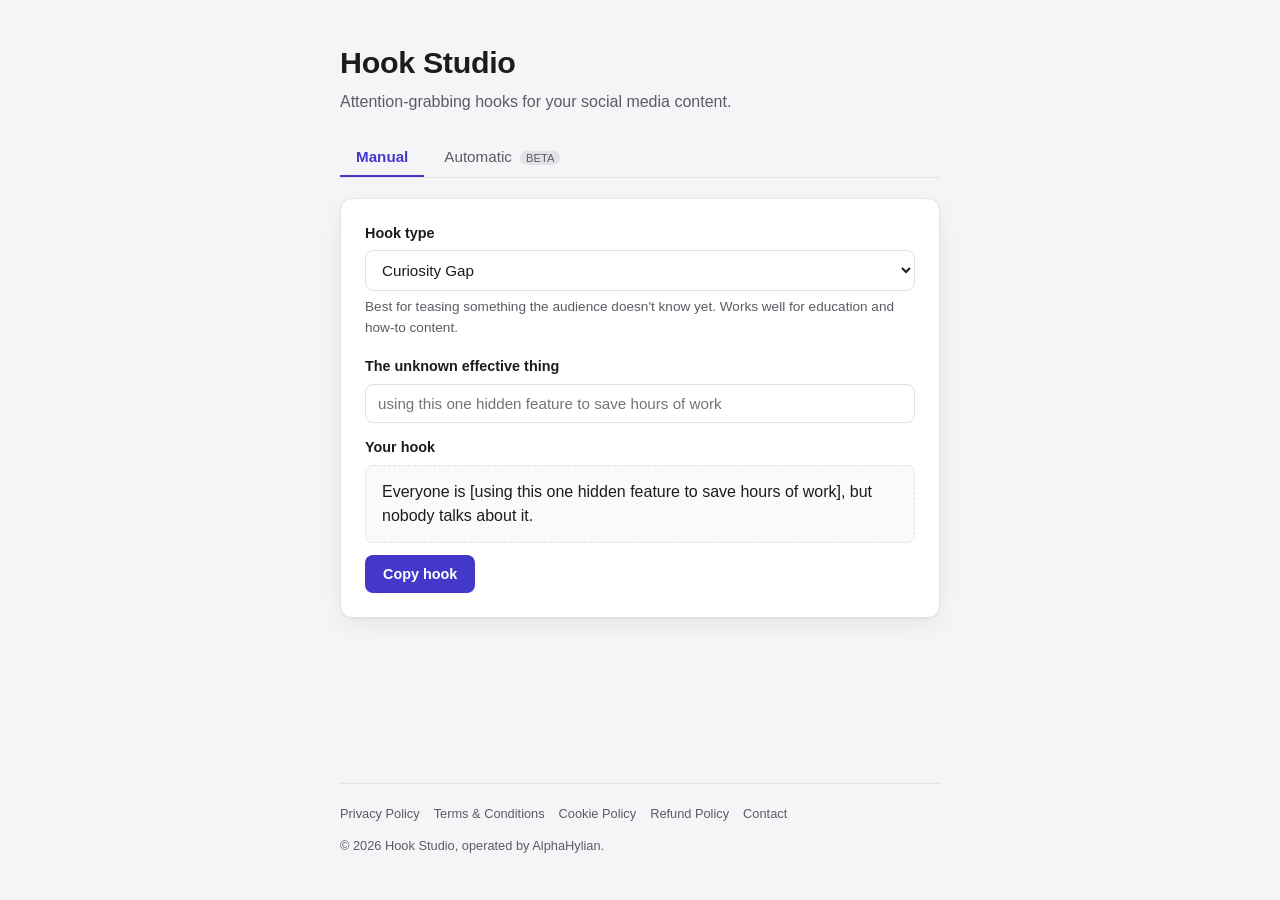
<file: index.html>
<!doctype html>
<html lang="en">
<head>
  <meta charset="UTF-8" />
  <meta name="viewport" content="width=device-width, initial-scale=1.0" />
  <meta name="description" content="Hook Studio helps you write attention-grabbing opening hooks for social media and video content, manually or with AI assistance." />
  <title>Hook Studio</title>
  <link rel="stylesheet" href="styles.css" />
</head>
<body>
  <div class="page">
    <header class="site-header">
      <h1>Hook Studio</h1>
      <p class="tagline">Attention-grabbing hooks for your social media content.</p>
    </header>

    <main>
      <nav class="mode-toggle" role="tablist" aria-label="Hook creation mode">
        <button
          class="mode-btn active"
          id="tab-manual"
          role="tab"
          aria-selected="true"
          aria-controls="panel-manual"
        >Manual</button>
        <button
          class="mode-btn"
          id="tab-automatic"
          role="tab"
          aria-selected="false"
          aria-controls="panel-automatic"
          tabindex="-1"
        >Automatic <span class="beta-tag">beta</span></button>
      </nav>

      <!-- Manual mode -->
      <section id="panel-manual" class="panel" role="tabpanel" aria-labelledby="tab-manual" tabindex="0">
        <div class="field">
          <label for="hook-type">Hook type</label>
          <select id="hook-type"></select>
          <p class="hint" id="hook-type-bestfor"></p>
        </div>

        <div id="blanks-container" class="blanks-container"></div>

        <div class="field">
          <p class="field-label" id="manual-preview-label">Your hook</p>
          <div class="preview" id="manual-preview" role="status" aria-labelledby="manual-preview-label"></div>
          <button class="btn" id="copy-manual" type="button">Copy hook</button>
          <span class="copied-msg" id="copied-manual" role="status">Copied!</span>
        </div>
      </section>

      <!-- Automatic mode -->
      <section id="panel-automatic" class="panel hidden" role="tabpanel" aria-labelledby="tab-automatic" tabindex="0">
        <p class="beta-note">Automatic mode is still in beta.</p>

        <div class="field">
          <label for="auto-concept">Video concept</label>
          <textarea id="auto-concept" rows="3" placeholder="e.g. a quick tutorial on batch cooking meals for the week"></textarea>
        </div>

        <div class="field">
          <label for="auto-goal">Goal of the video</label>
          <select id="auto-goal">
            <option value="Education">Education</option>
            <option value="Storytelling">Storytelling</option>
            <option value="Entertainment">Entertainment</option>
            <option value="Inspiration">Inspiration</option>
            <option value="Promotion">Promotion</option>
            <option value="Opinion">Opinion</option>
          </select>
        </div>

        <div class="field">
          <label for="auto-platform">Platform</label>
          <select id="auto-platform">
            <option value="TikTok">TikTok</option>
            <option value="Instagram Reels">Instagram Reels</option>
            <option value="YouTube Shorts">YouTube Shorts</option>
            <option value="YouTube Longform">YouTube Longform</option>
            <option value="Other">Other</option>
          </select>
        </div>

        <div class="field">
          <label for="auto-count">Number of hooks</label>
          <input type="number" id="auto-count" min="1" max="10" value="5" />
        </div>

        <div class="consent-field">
          <input type="checkbox" id="auto-consent" />
          <label for="auto-consent">
            I understand my video concept is sent to a third-party AI provider to generate hooks, and I won't enter personal or sensitive information. See the <a href="privacy.html">Privacy Policy</a>.
          </label>
        </div>

        <button class="btn" id="auto-generate" type="button" disabled>Generate hooks</button>

        <div id="auto-status" class="hint" role="status" aria-live="polite"></div>
        <ul id="auto-results" class="results-list"></ul>
      </section>
    </main>

    <footer class="site-footer">
      <nav aria-label="Legal">
        <a href="privacy.html">Privacy Policy</a>
        <a href="terms.html">Terms &amp; Conditions</a>
        <a href="cookies.html">Cookie Policy</a>
        <a href="refund.html">Refund Policy</a>
        <a href="mailto:ayandabose2021@gmail.com">Contact</a>
      </nav>
      <p>&copy; 2026 Hook Studio, operated by AlphaHylian.</p>
    </footer>
  </div>

  <script src="app.js"></script>
</body>
</html>
</file>
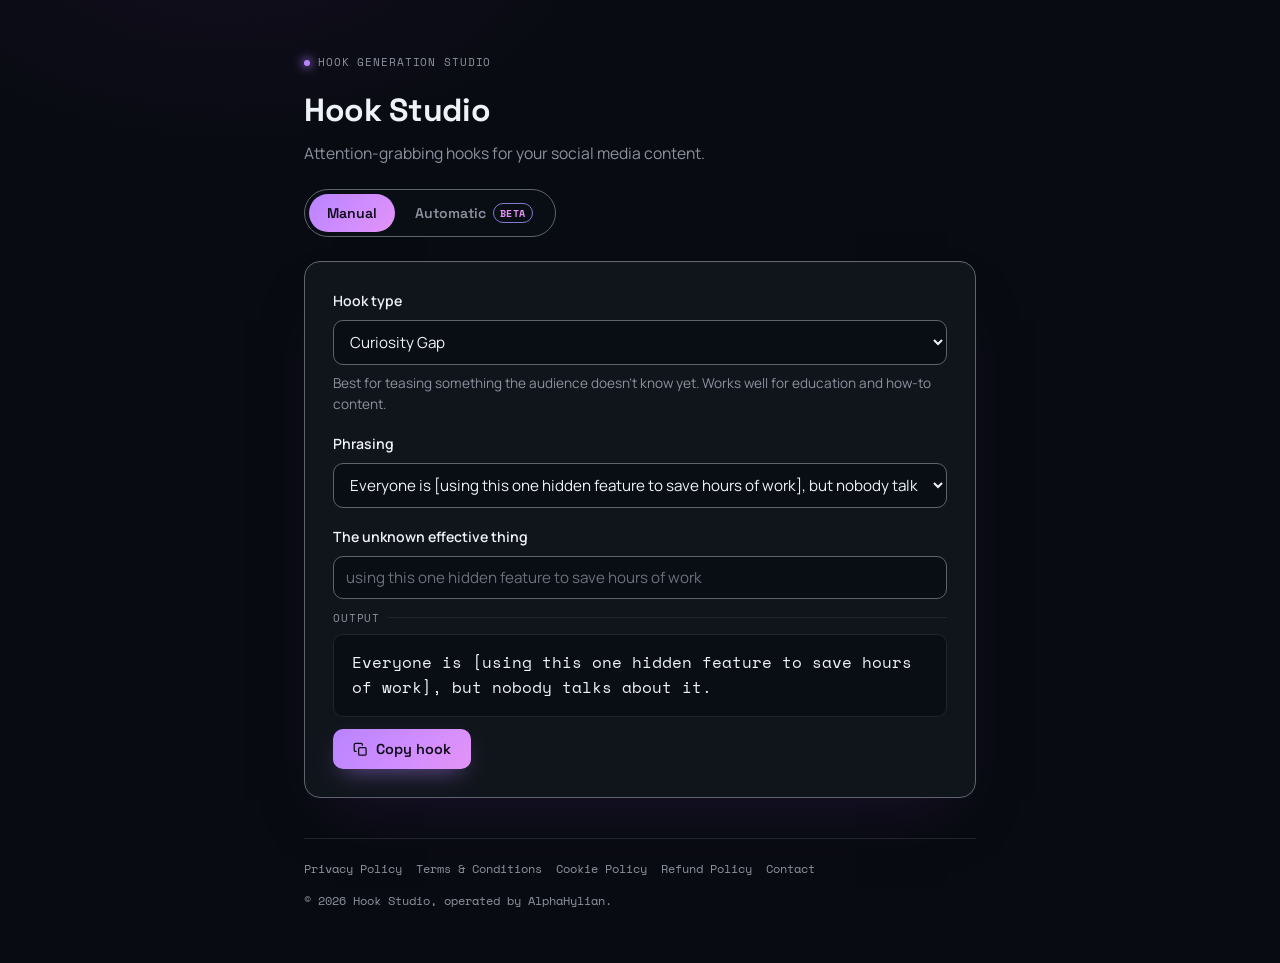
<file: public/index.html>
<!doctype html>
<html lang="en">
<head>
  <meta charset="UTF-8" />
  <meta name="viewport" content="width=device-width, initial-scale=1.0" />
  <meta name="description" content="Hook Studio helps you write attention-grabbing opening hooks for social media and video content, manually or with AI assistance." />
  <title>Hook Studio</title>
  <link rel="stylesheet" href="https://fonts.googleapis.com/css2?family=Space+Grotesk:wght@500;600;700&family=Manrope:wght@400;500;600;700&family=Space+Mono:wght@400;700&display=swap" />
  <link rel="stylesheet" href="styles.css" />
</head>
<body>
  <div class="page">
    <header class="site-header">
      <div class="eyebrow"><span class="dot"></span>hook generation studio</div>
      <h1>Hook Studio</h1>
      <p class="tagline">Attention-grabbing hooks for your social media content.</p>
    </header>

    <main>
      <nav class="mode-toggle" role="tablist" aria-label="Hook creation mode">
        <button
          class="mode-btn active"
          id="tab-manual"
          role="tab"
          aria-selected="true"
          aria-controls="panel-manual"
        >Manual</button>
        <button
          class="mode-btn"
          id="tab-automatic"
          role="tab"
          aria-selected="false"
          aria-controls="panel-automatic"
          tabindex="-1"
        >Automatic <span class="beta-tag">beta</span></button>
      </nav>

      <!-- Manual mode -->
      <section id="panel-manual" class="panel" role="tabpanel" aria-labelledby="tab-manual" tabindex="0">
        <div class="field">
          <label for="hook-type">Hook type</label>
          <select id="hook-type"></select>
          <p class="hint" id="hook-type-bestfor"></p>
        </div>

        <div class="field">
          <label for="hook-template">Phrasing</label>
          <select id="hook-template"></select>
        </div>

        <div id="blanks-container" class="blanks-container"></div>

        <div class="field">
          <p class="output-label" id="manual-preview-label">output</p>
          <div class="preview" id="manual-preview" role="status" aria-labelledby="manual-preview-label"></div>
          <button class="btn" id="copy-manual" type="button">
            <svg width="15" height="15" viewBox="0 0 24 24" fill="none" stroke="currentColor" stroke-width="2" stroke-linecap="round" stroke-linejoin="round" aria-hidden="true"><rect x="9" y="9" width="12" height="12" rx="2"></rect><path d="M5 15H4a2 2 0 0 1-2-2V4a2 2 0 0 1 2-2h9a2 2 0 0 1 2 2v1"></path></svg>
            Copy hook
          </button>
          <span class="copied-msg" id="copied-manual" role="status">Copied!</span>
        </div>
      </section>

      <!-- Automatic mode -->
      <section id="panel-automatic" class="panel hidden" role="tabpanel" aria-labelledby="tab-automatic" tabindex="0">
        <p class="beta-note">Automatic mode is still in beta.</p>

        <div class="field">
          <label for="auto-concept">Video concept</label>
          <textarea id="auto-concept" rows="3" placeholder="e.g. a quick tutorial on batch cooking meals for the week"></textarea>
        </div>

        <div class="field">
          <label for="auto-goal">Goal of the video</label>
          <select id="auto-goal">
            <option value="Education">Education</option>
            <option value="Storytelling">Storytelling</option>
            <option value="Entertainment">Entertainment</option>
            <option value="Inspiration">Inspiration</option>
            <option value="Promotion">Promotion</option>
            <option value="Opinion">Opinion</option>
          </select>
        </div>

        <div class="field">
          <label for="auto-platform">Platform</label>
          <select id="auto-platform">
            <option value="TikTok">TikTok</option>
            <option value="Instagram Reels">Instagram Reels</option>
            <option value="YouTube Shorts">YouTube Shorts</option>
            <option value="YouTube Longform">YouTube Longform</option>
            <option value="Other">Other</option>
          </select>
        </div>

        <div class="field">
          <label for="auto-count">Number of hooks</label>
          <input type="number" id="auto-count" min="1" max="10" value="5" />
        </div>

        <div class="consent-field">
          <input type="checkbox" id="auto-consent" />
          <label for="auto-consent">
            I understand my video concept is sent to a third-party AI provider to generate hooks, and I won't enter personal or sensitive information. See the <a href="privacy.html">Privacy Policy</a>.
          </label>
        </div>

        <button class="btn" id="auto-generate" type="button" disabled>Generate hooks</button>

        <div id="auto-status" class="hint" role="status" aria-live="polite"></div>
        <ul id="auto-results" class="results-list"></ul>
      </section>
    </main>

    <footer class="site-footer">
      <nav aria-label="Legal">
        <a href="privacy.html">Privacy Policy</a>
        <a href="terms.html">Terms &amp; Conditions</a>
        <a href="cookies.html">Cookie Policy</a>
        <a href="refund.html">Refund Policy</a>
        <a href="mailto:ayandabose2021@gmail.com">Contact</a>
      </nav>
      <p>&copy; 2026 Hook Studio, operated by AlphaHylian.</p>
    </footer>
  </div>

  <script src="app.js"></script>
</body>
</html>
</file>
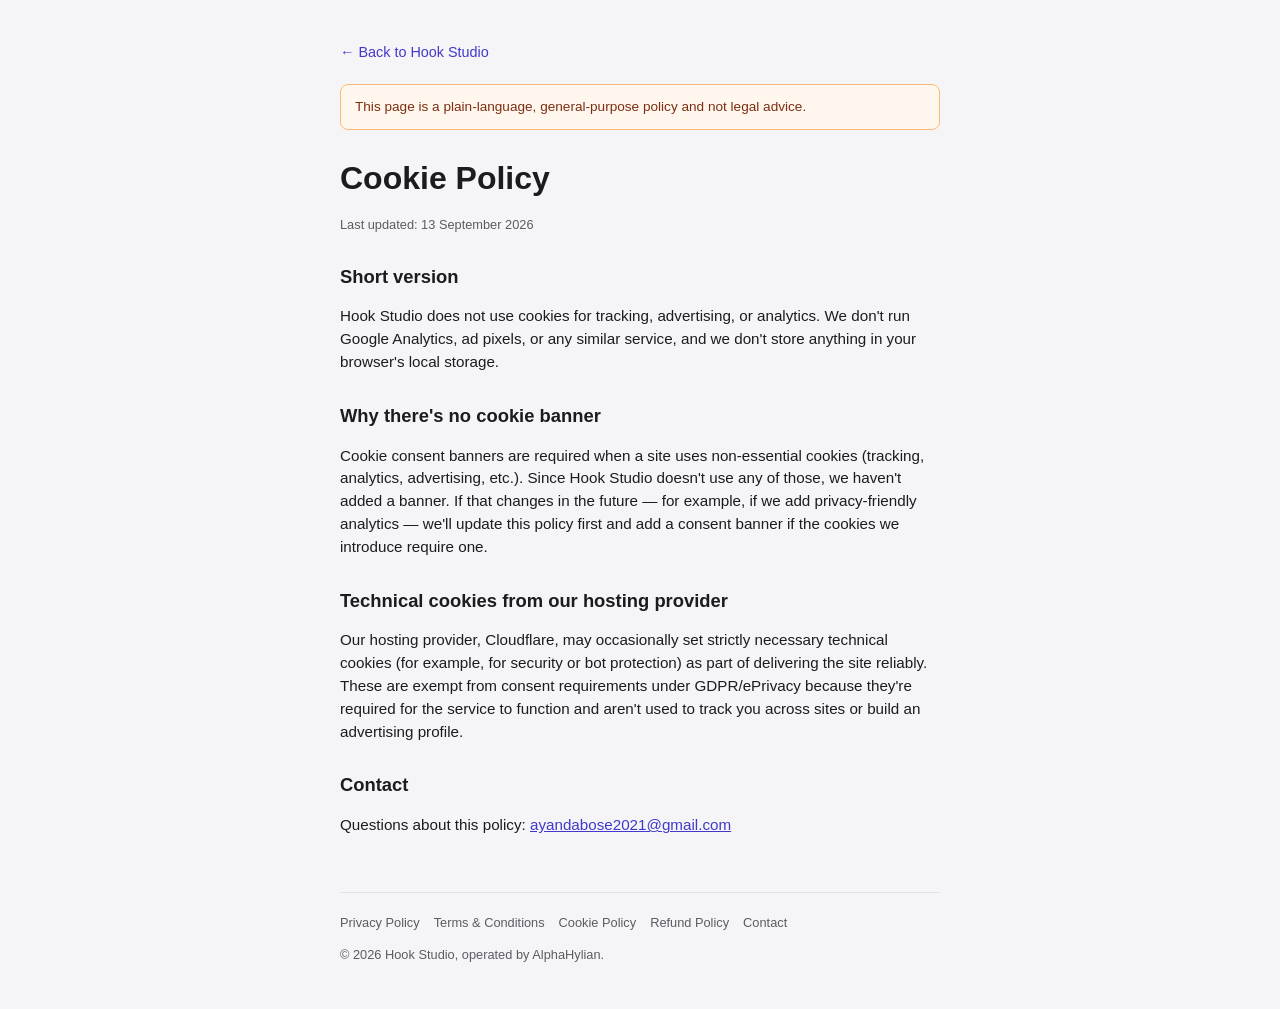
<file: cookies.html>
<!doctype html>
<html lang="en">
<head>
  <meta charset="UTF-8" />
  <meta name="viewport" content="width=device-width, initial-scale=1.0" />
  <title>Cookie Policy — Hook Studio</title>
  <link rel="stylesheet" href="styles.css" />
</head>
<body>
  <div class="page">
    <main>
      <a class="back-link" href="index.html">&larr; Back to Hook Studio</a>

      <div class="legal-banner">
        This page is a plain-language, general-purpose policy and not legal advice.
      </div>

      <div class="legal-content">
        <h1>Cookie Policy</h1>
        <p class="updated">Last updated: 13 September 2026</p>

        <h2>Short version</h2>
        <p>Hook Studio does not use cookies for tracking, advertising, or analytics. We don't run Google Analytics, ad pixels, or any similar service, and we don't store anything in your browser's local storage.</p>

        <h2>Why there's no cookie banner</h2>
        <p>Cookie consent banners are required when a site uses non-essential cookies (tracking, analytics, advertising, etc.). Since Hook Studio doesn't use any of those, we haven't added a banner. If that changes in the future — for example, if we add privacy-friendly analytics — we'll update this policy first and add a consent banner if the cookies we introduce require one.</p>

        <h2>Technical cookies from our hosting provider</h2>
        <p>Our hosting provider, Cloudflare, may occasionally set strictly necessary technical cookies (for example, for security or bot protection) as part of delivering the site reliably. These are exempt from consent requirements under GDPR/ePrivacy because they're required for the service to function and aren't used to track you across sites or build an advertising profile.</p>

        <h2>Contact</h2>
        <p>Questions about this policy: <a href="mailto:ayandabose2021@gmail.com">ayandabose2021@gmail.com</a></p>
      </div>
    </main>

    <footer class="site-footer">
      <nav aria-label="Legal">
        <a href="privacy.html">Privacy Policy</a>
        <a href="terms.html">Terms &amp; Conditions</a>
        <a href="cookies.html">Cookie Policy</a>
        <a href="refund.html">Refund Policy</a>
        <a href="mailto:ayandabose2021@gmail.com">Contact</a>
      </nav>
      <p>&copy; 2026 Hook Studio, operated by AlphaHylian.</p>
    </footer>
  </div>
</body>
</html>
</file>
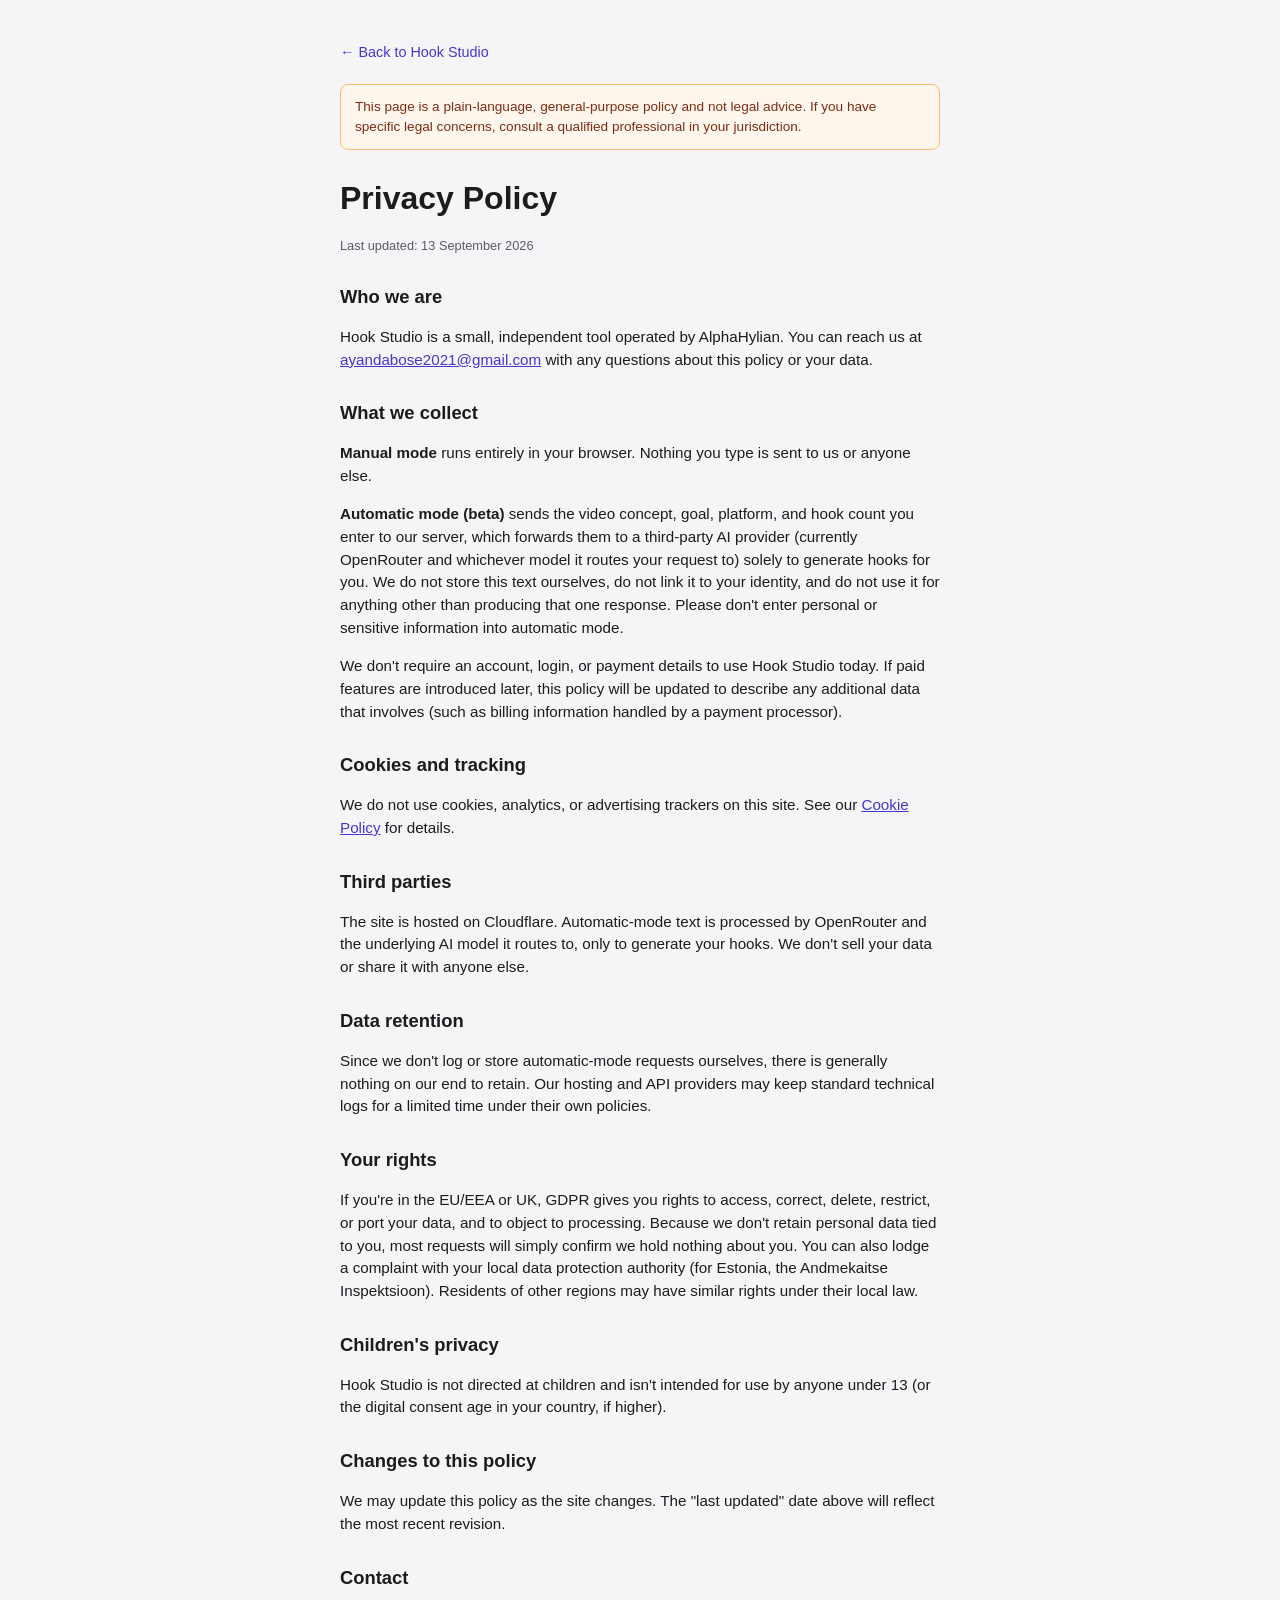
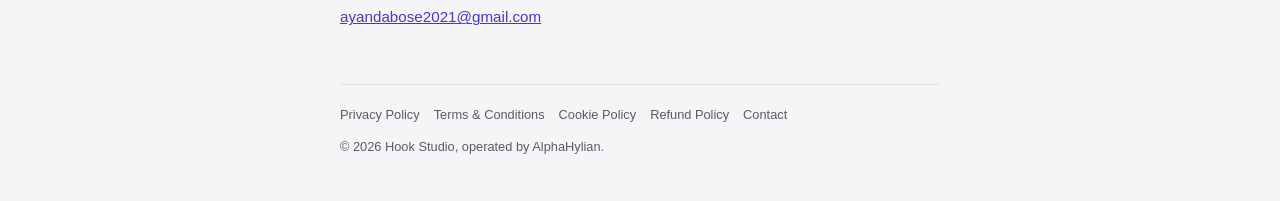
<file: privacy.html>
<!doctype html>
<html lang="en">
<head>
  <meta charset="UTF-8" />
  <meta name="viewport" content="width=device-width, initial-scale=1.0" />
  <title>Privacy Policy — Hook Studio</title>
  <link rel="stylesheet" href="styles.css" />
</head>
<body>
  <div class="page">
    <main>
      <a class="back-link" href="index.html">&larr; Back to Hook Studio</a>

      <div class="legal-banner">
        This page is a plain-language, general-purpose policy and not legal advice. If you have specific legal concerns, consult a qualified professional in your jurisdiction.
      </div>

      <div class="legal-content">
        <h1>Privacy Policy</h1>
        <p class="updated">Last updated: 13 September 2026</p>

        <h2>Who we are</h2>
        <p>Hook Studio is a small, independent tool operated by AlphaHylian. You can reach us at <a href="mailto:ayandabose2021@gmail.com">ayandabose2021@gmail.com</a> with any questions about this policy or your data.</p>

        <h2>What we collect</h2>
        <p><strong>Manual mode</strong> runs entirely in your browser. Nothing you type is sent to us or anyone else.</p>
        <p><strong>Automatic mode (beta)</strong> sends the video concept, goal, platform, and hook count you enter to our server, which forwards them to a third-party AI provider (currently OpenRouter and whichever model it routes your request to) solely to generate hooks for you. We do not store this text ourselves, do not link it to your identity, and do not use it for anything other than producing that one response. Please don't enter personal or sensitive information into automatic mode.</p>
        <p>We don't require an account, login, or payment details to use Hook Studio today. If paid features are introduced later, this policy will be updated to describe any additional data that involves (such as billing information handled by a payment processor).</p>

        <h2>Cookies and tracking</h2>
        <p>We do not use cookies, analytics, or advertising trackers on this site. See our <a href="cookies.html">Cookie Policy</a> for details.</p>

        <h2>Third parties</h2>
        <p>The site is hosted on Cloudflare. Automatic-mode text is processed by OpenRouter and the underlying AI model it routes to, only to generate your hooks. We don't sell your data or share it with anyone else.</p>

        <h2>Data retention</h2>
        <p>Since we don't log or store automatic-mode requests ourselves, there is generally nothing on our end to retain. Our hosting and API providers may keep standard technical logs for a limited time under their own policies.</p>

        <h2>Your rights</h2>
        <p>If you're in the EU/EEA or UK, GDPR gives you rights to access, correct, delete, restrict, or port your data, and to object to processing. Because we don't retain personal data tied to you, most requests will simply confirm we hold nothing about you. You can also lodge a complaint with your local data protection authority (for Estonia, the Andmekaitse Inspektsioon). Residents of other regions may have similar rights under their local law.</p>

        <h2>Children's privacy</h2>
        <p>Hook Studio is not directed at children and isn't intended for use by anyone under 13 (or the digital consent age in your country, if higher).</p>

        <h2>Changes to this policy</h2>
        <p>We may update this policy as the site changes. The "last updated" date above will reflect the most recent revision.</p>

        <h2>Contact</h2>
        <p><a href="mailto:ayandabose2021@gmail.com">ayandabose2021@gmail.com</a></p>
      </div>
    </main>

    <footer class="site-footer">
      <nav aria-label="Legal">
        <a href="privacy.html">Privacy Policy</a>
        <a href="terms.html">Terms &amp; Conditions</a>
        <a href="cookies.html">Cookie Policy</a>
        <a href="refund.html">Refund Policy</a>
        <a href="mailto:ayandabose2021@gmail.com">Contact</a>
      </nav>
      <p>&copy; 2026 Hook Studio, operated by AlphaHylian.</p>
    </footer>
  </div>
</body>
</html>
</file>
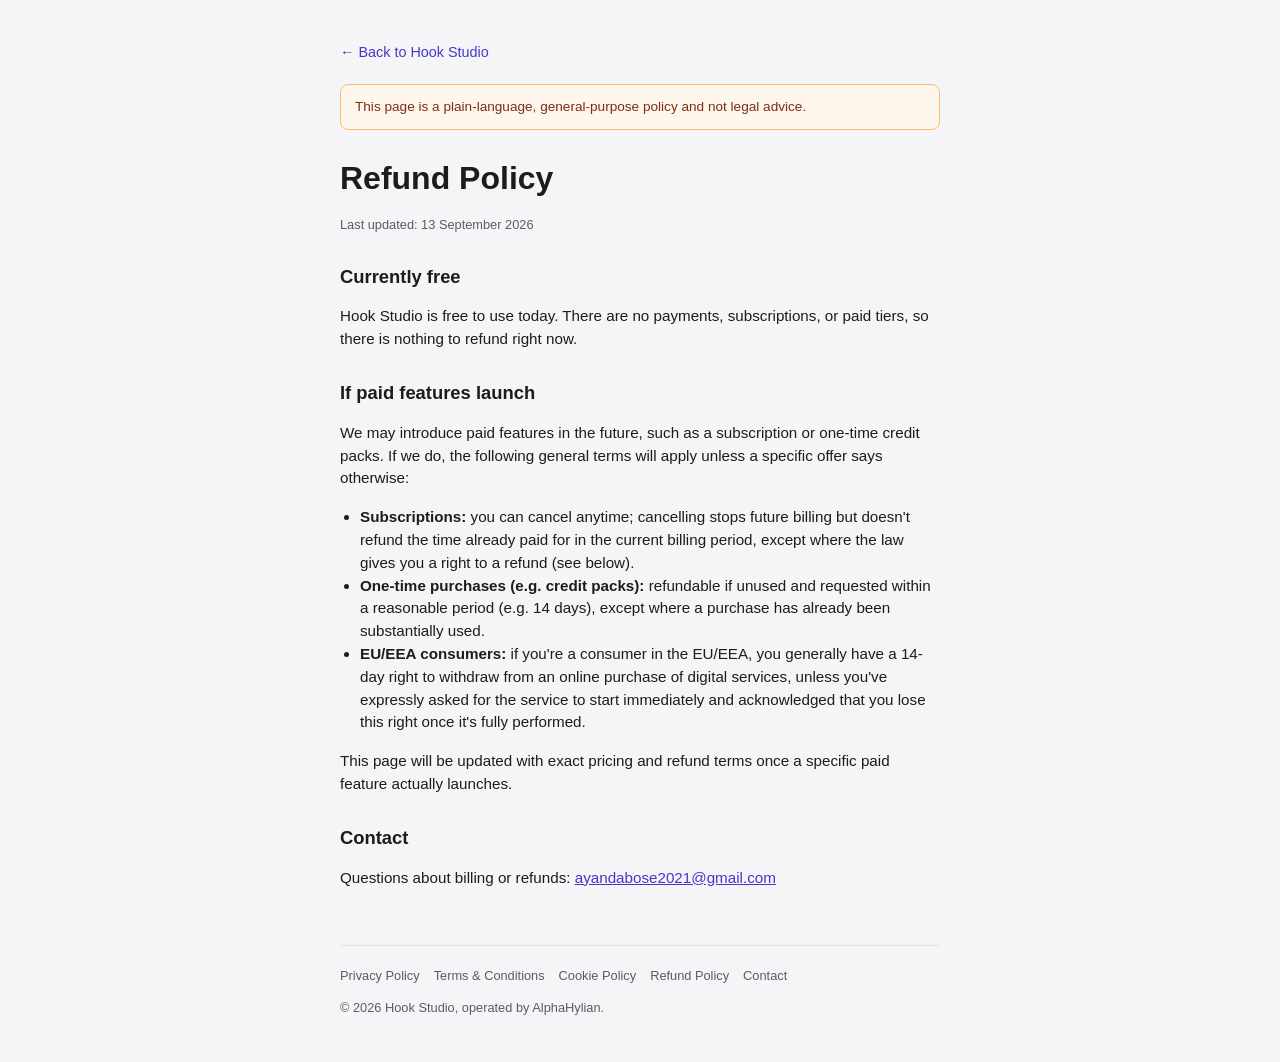
<file: refund.html>
<!doctype html>
<html lang="en">
<head>
  <meta charset="UTF-8" />
  <meta name="viewport" content="width=device-width, initial-scale=1.0" />
  <title>Refund Policy — Hook Studio</title>
  <link rel="stylesheet" href="styles.css" />
</head>
<body>
  <div class="page">
    <main>
      <a class="back-link" href="index.html">&larr; Back to Hook Studio</a>

      <div class="legal-banner">
        This page is a plain-language, general-purpose policy and not legal advice.
      </div>

      <div class="legal-content">
        <h1>Refund Policy</h1>
        <p class="updated">Last updated: 13 September 2026</p>

        <h2>Currently free</h2>
        <p>Hook Studio is free to use today. There are no payments, subscriptions, or paid tiers, so there is nothing to refund right now.</p>

        <h2>If paid features launch</h2>
        <p>We may introduce paid features in the future, such as a subscription or one-time credit packs. If we do, the following general terms will apply unless a specific offer says otherwise:</p>
        <ul>
          <li><strong>Subscriptions:</strong> you can cancel anytime; cancelling stops future billing but doesn't refund the time already paid for in the current billing period, except where the law gives you a right to a refund (see below).</li>
          <li><strong>One-time purchases (e.g. credit packs):</strong> refundable if unused and requested within a reasonable period (e.g. 14 days), except where a purchase has already been substantially used.</li>
          <li><strong>EU/EEA consumers:</strong> if you're a consumer in the EU/EEA, you generally have a 14-day right to withdraw from an online purchase of digital services, unless you've expressly asked for the service to start immediately and acknowledged that you lose this right once it's fully performed.</li>
        </ul>
        <p>This page will be updated with exact pricing and refund terms once a specific paid feature actually launches.</p>

        <h2>Contact</h2>
        <p>Questions about billing or refunds: <a href="mailto:ayandabose2021@gmail.com">ayandabose2021@gmail.com</a></p>
      </div>
    </main>

    <footer class="site-footer">
      <nav aria-label="Legal">
        <a href="privacy.html">Privacy Policy</a>
        <a href="terms.html">Terms &amp; Conditions</a>
        <a href="cookies.html">Cookie Policy</a>
        <a href="refund.html">Refund Policy</a>
        <a href="mailto:ayandabose2021@gmail.com">Contact</a>
      </nav>
      <p>&copy; 2026 Hook Studio, operated by AlphaHylian.</p>
    </footer>
  </div>
</body>
</html>
</file>
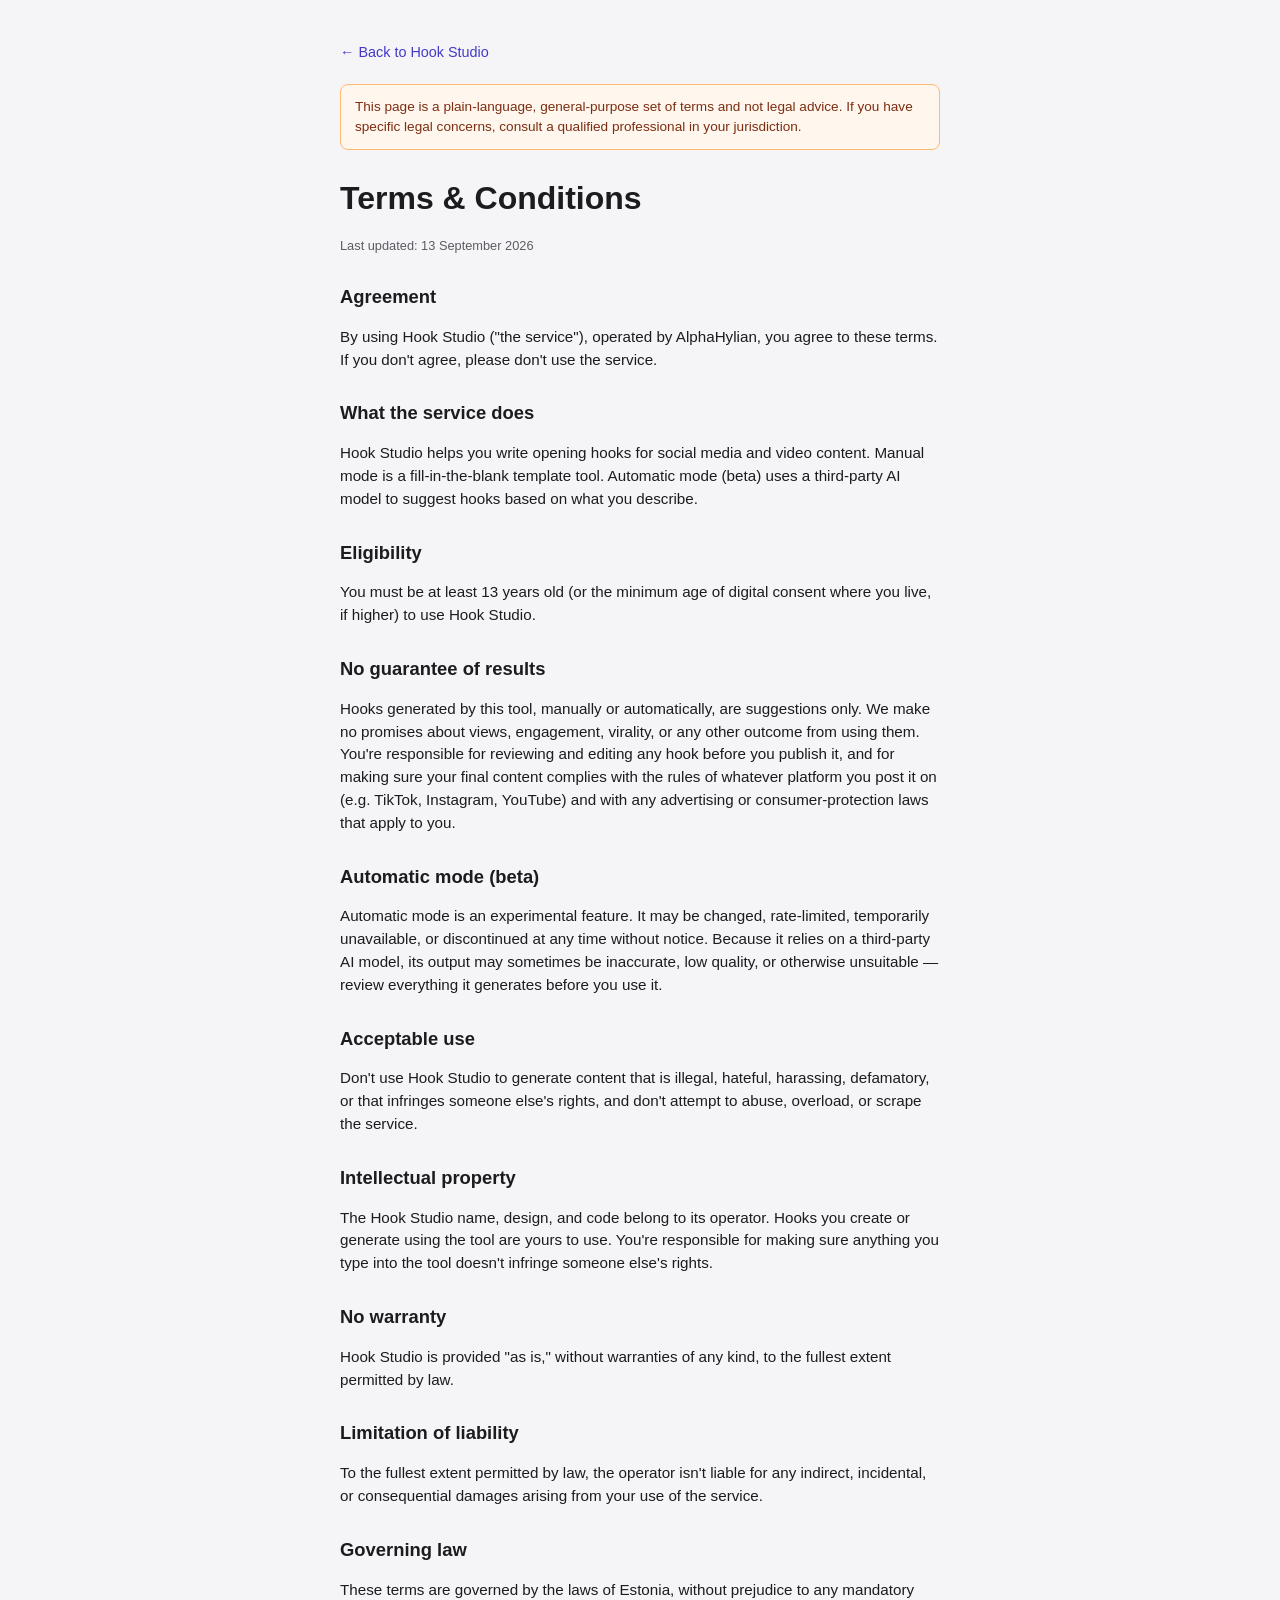
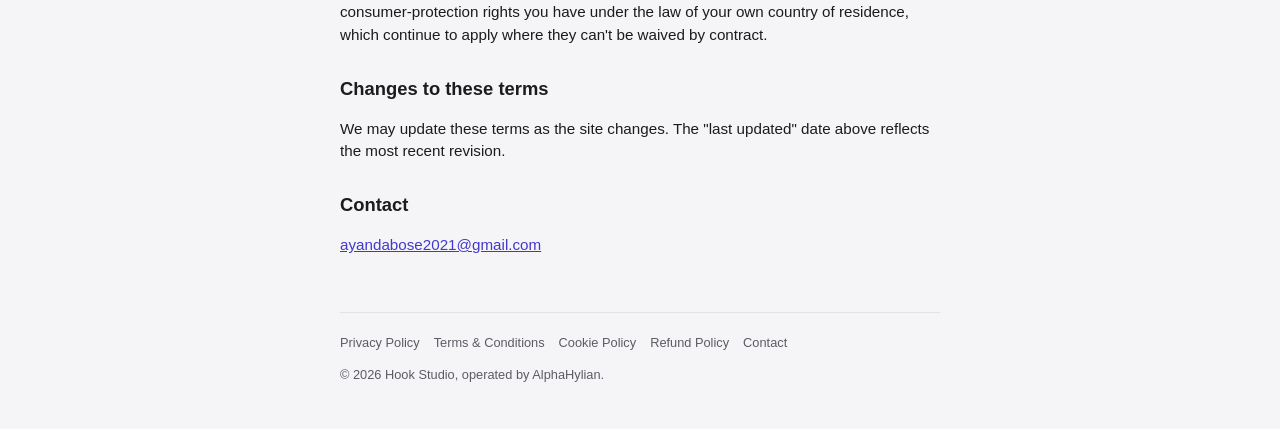
<file: terms.html>
<!doctype html>
<html lang="en">
<head>
  <meta charset="UTF-8" />
  <meta name="viewport" content="width=device-width, initial-scale=1.0" />
  <title>Terms &amp; Conditions — Hook Studio</title>
  <link rel="stylesheet" href="styles.css" />
</head>
<body>
  <div class="page">
    <main>
      <a class="back-link" href="index.html">&larr; Back to Hook Studio</a>

      <div class="legal-banner">
        This page is a plain-language, general-purpose set of terms and not legal advice. If you have specific legal concerns, consult a qualified professional in your jurisdiction.
      </div>

      <div class="legal-content">
        <h1>Terms &amp; Conditions</h1>
        <p class="updated">Last updated: 13 September 2026</p>

        <h2>Agreement</h2>
        <p>By using Hook Studio ("the service"), operated by AlphaHylian, you agree to these terms. If you don't agree, please don't use the service.</p>

        <h2>What the service does</h2>
        <p>Hook Studio helps you write opening hooks for social media and video content. Manual mode is a fill-in-the-blank template tool. Automatic mode (beta) uses a third-party AI model to suggest hooks based on what you describe.</p>

        <h2>Eligibility</h2>
        <p>You must be at least 13 years old (or the minimum age of digital consent where you live, if higher) to use Hook Studio.</p>

        <h2>No guarantee of results</h2>
        <p>Hooks generated by this tool, manually or automatically, are suggestions only. We make no promises about views, engagement, virality, or any other outcome from using them. You're responsible for reviewing and editing any hook before you publish it, and for making sure your final content complies with the rules of whatever platform you post it on (e.g. TikTok, Instagram, YouTube) and with any advertising or consumer-protection laws that apply to you.</p>

        <h2>Automatic mode (beta)</h2>
        <p>Automatic mode is an experimental feature. It may be changed, rate-limited, temporarily unavailable, or discontinued at any time without notice. Because it relies on a third-party AI model, its output may sometimes be inaccurate, low quality, or otherwise unsuitable — review everything it generates before you use it.</p>

        <h2>Acceptable use</h2>
        <p>Don't use Hook Studio to generate content that is illegal, hateful, harassing, defamatory, or that infringes someone else's rights, and don't attempt to abuse, overload, or scrape the service.</p>

        <h2>Intellectual property</h2>
        <p>The Hook Studio name, design, and code belong to its operator. Hooks you create or generate using the tool are yours to use. You're responsible for making sure anything you type into the tool doesn't infringe someone else's rights.</p>

        <h2>No warranty</h2>
        <p>Hook Studio is provided "as is," without warranties of any kind, to the fullest extent permitted by law.</p>

        <h2>Limitation of liability</h2>
        <p>To the fullest extent permitted by law, the operator isn't liable for any indirect, incidental, or consequential damages arising from your use of the service.</p>

        <h2>Governing law</h2>
        <p>These terms are governed by the laws of Estonia, without prejudice to any mandatory consumer-protection rights you have under the law of your own country of residence, which continue to apply where they can't be waived by contract.</p>

        <h2>Changes to these terms</h2>
        <p>We may update these terms as the site changes. The "last updated" date above reflects the most recent revision.</p>

        <h2>Contact</h2>
        <p><a href="mailto:ayandabose2021@gmail.com">ayandabose2021@gmail.com</a></p>
      </div>
    </main>

    <footer class="site-footer">
      <nav aria-label="Legal">
        <a href="privacy.html">Privacy Policy</a>
        <a href="terms.html">Terms &amp; Conditions</a>
        <a href="cookies.html">Cookie Policy</a>
        <a href="refund.html">Refund Policy</a>
        <a href="mailto:ayandabose2021@gmail.com">Contact</a>
      </nav>
      <p>&copy; 2026 Hook Studio, operated by AlphaHylian.</p>
    </footer>
  </div>
</body>
</html>
</file>
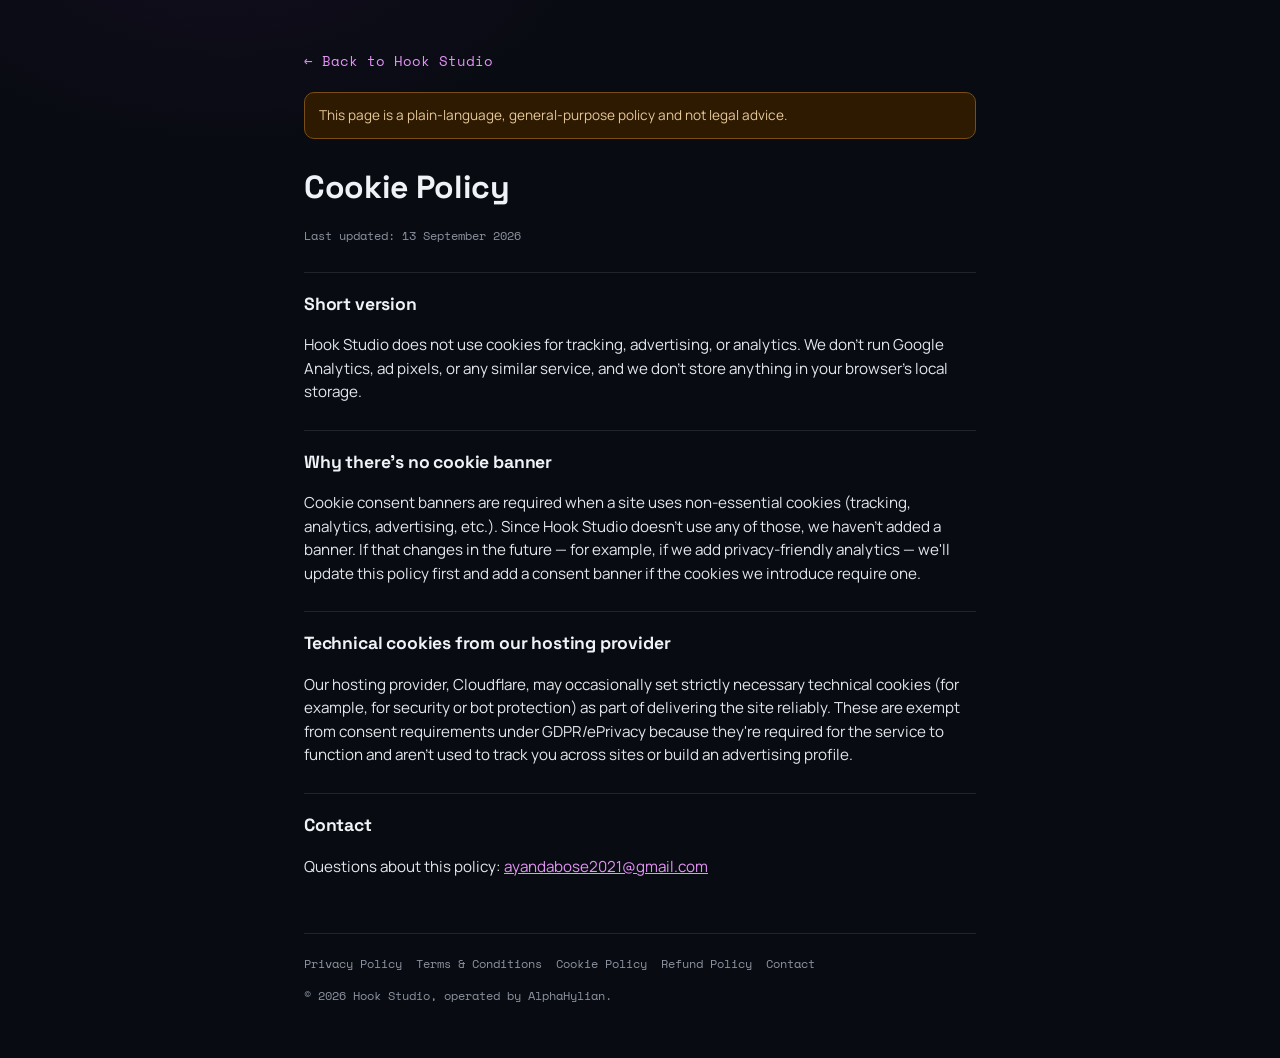
<file: public/cookies.html>
<!doctype html>
<html lang="en">
<head>
  <meta charset="UTF-8" />
  <meta name="viewport" content="width=device-width, initial-scale=1.0" />
  <title>Cookie Policy — Hook Studio</title>
  <link rel="stylesheet" href="https://fonts.googleapis.com/css2?family=Space+Grotesk:wght@500;600;700&family=Manrope:wght@400;500;600;700&family=Space+Mono:wght@400;700&display=swap" />
  <link rel="stylesheet" href="styles.css" />
</head>
<body>
  <div class="page">
    <main>
      <a class="back-link" href="index.html">&larr; Back to Hook Studio</a>

      <div class="legal-banner">
        This page is a plain-language, general-purpose policy and not legal advice.
      </div>

      <div class="legal-content">
        <h1>Cookie Policy</h1>
        <p class="updated">Last updated: 13 September 2026</p>

        <h2>Short version</h2>
        <p>Hook Studio does not use cookies for tracking, advertising, or analytics. We don't run Google Analytics, ad pixels, or any similar service, and we don't store anything in your browser's local storage.</p>

        <h2>Why there's no cookie banner</h2>
        <p>Cookie consent banners are required when a site uses non-essential cookies (tracking, analytics, advertising, etc.). Since Hook Studio doesn't use any of those, we haven't added a banner. If that changes in the future — for example, if we add privacy-friendly analytics — we'll update this policy first and add a consent banner if the cookies we introduce require one.</p>

        <h2>Technical cookies from our hosting provider</h2>
        <p>Our hosting provider, Cloudflare, may occasionally set strictly necessary technical cookies (for example, for security or bot protection) as part of delivering the site reliably. These are exempt from consent requirements under GDPR/ePrivacy because they're required for the service to function and aren't used to track you across sites or build an advertising profile.</p>

        <h2>Contact</h2>
        <p>Questions about this policy: <a href="mailto:ayandabose2021@gmail.com">ayandabose2021@gmail.com</a></p>
      </div>
    </main>

    <footer class="site-footer">
      <nav aria-label="Legal">
        <a href="privacy.html">Privacy Policy</a>
        <a href="terms.html">Terms &amp; Conditions</a>
        <a href="cookies.html">Cookie Policy</a>
        <a href="refund.html">Refund Policy</a>
        <a href="mailto:ayandabose2021@gmail.com">Contact</a>
      </nav>
      <p>&copy; 2026 Hook Studio, operated by AlphaHylian.</p>
    </footer>
  </div>
</body>
</html>
</file>
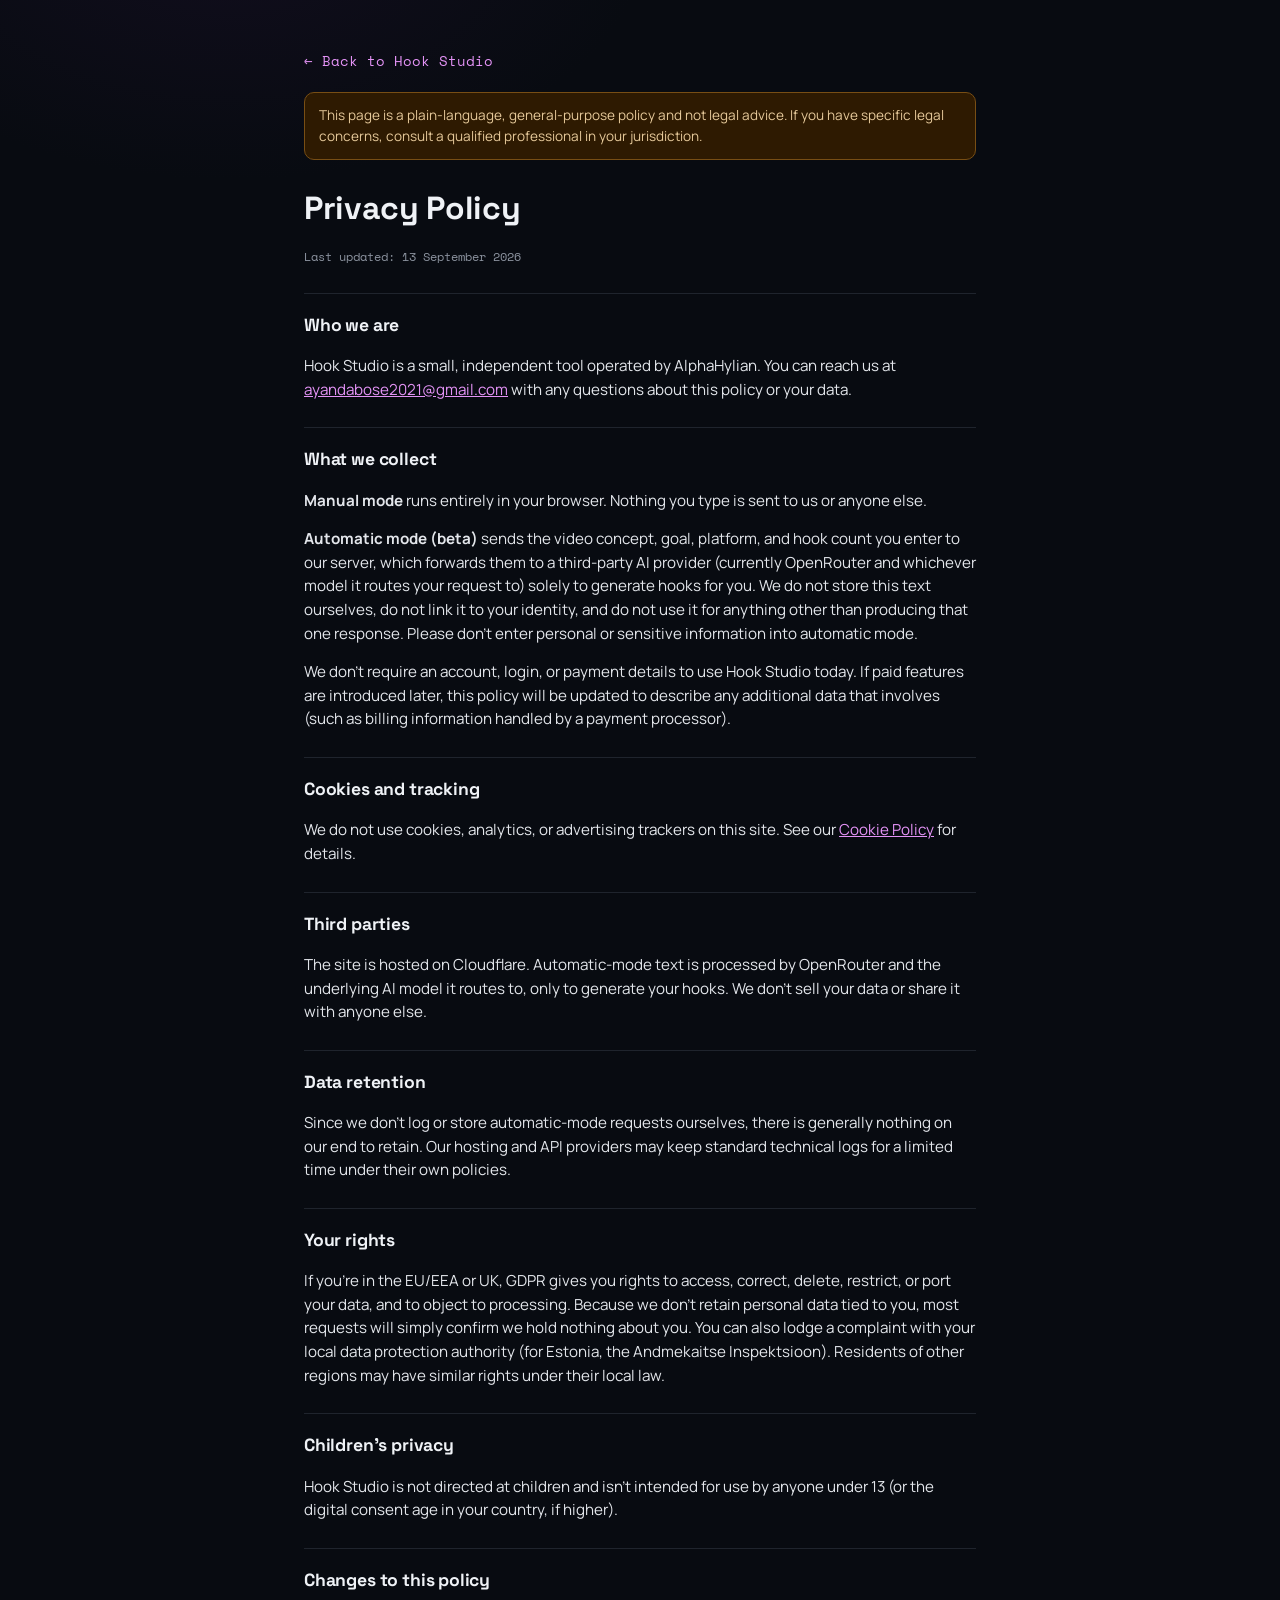
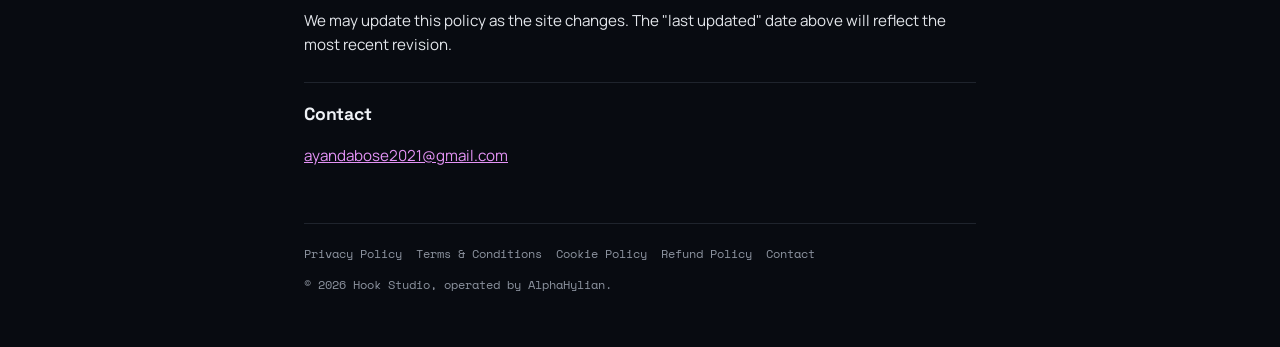
<file: public/privacy.html>
<!doctype html>
<html lang="en">
<head>
  <meta charset="UTF-8" />
  <meta name="viewport" content="width=device-width, initial-scale=1.0" />
  <title>Privacy Policy — Hook Studio</title>
  <link rel="stylesheet" href="https://fonts.googleapis.com/css2?family=Space+Grotesk:wght@500;600;700&family=Manrope:wght@400;500;600;700&family=Space+Mono:wght@400;700&display=swap" />
  <link rel="stylesheet" href="styles.css" />
</head>
<body>
  <div class="page">
    <main>
      <a class="back-link" href="index.html">&larr; Back to Hook Studio</a>

      <div class="legal-banner">
        This page is a plain-language, general-purpose policy and not legal advice. If you have specific legal concerns, consult a qualified professional in your jurisdiction.
      </div>

      <div class="legal-content">
        <h1>Privacy Policy</h1>
        <p class="updated">Last updated: 13 September 2026</p>

        <h2>Who we are</h2>
        <p>Hook Studio is a small, independent tool operated by AlphaHylian. You can reach us at <a href="mailto:ayandabose2021@gmail.com">ayandabose2021@gmail.com</a> with any questions about this policy or your data.</p>

        <h2>What we collect</h2>
        <p><strong>Manual mode</strong> runs entirely in your browser. Nothing you type is sent to us or anyone else.</p>
        <p><strong>Automatic mode (beta)</strong> sends the video concept, goal, platform, and hook count you enter to our server, which forwards them to a third-party AI provider (currently OpenRouter and whichever model it routes your request to) solely to generate hooks for you. We do not store this text ourselves, do not link it to your identity, and do not use it for anything other than producing that one response. Please don't enter personal or sensitive information into automatic mode.</p>
        <p>We don't require an account, login, or payment details to use Hook Studio today. If paid features are introduced later, this policy will be updated to describe any additional data that involves (such as billing information handled by a payment processor).</p>

        <h2>Cookies and tracking</h2>
        <p>We do not use cookies, analytics, or advertising trackers on this site. See our <a href="cookies.html">Cookie Policy</a> for details.</p>

        <h2>Third parties</h2>
        <p>The site is hosted on Cloudflare. Automatic-mode text is processed by OpenRouter and the underlying AI model it routes to, only to generate your hooks. We don't sell your data or share it with anyone else.</p>

        <h2>Data retention</h2>
        <p>Since we don't log or store automatic-mode requests ourselves, there is generally nothing on our end to retain. Our hosting and API providers may keep standard technical logs for a limited time under their own policies.</p>

        <h2>Your rights</h2>
        <p>If you're in the EU/EEA or UK, GDPR gives you rights to access, correct, delete, restrict, or port your data, and to object to processing. Because we don't retain personal data tied to you, most requests will simply confirm we hold nothing about you. You can also lodge a complaint with your local data protection authority (for Estonia, the Andmekaitse Inspektsioon). Residents of other regions may have similar rights under their local law.</p>

        <h2>Children's privacy</h2>
        <p>Hook Studio is not directed at children and isn't intended for use by anyone under 13 (or the digital consent age in your country, if higher).</p>

        <h2>Changes to this policy</h2>
        <p>We may update this policy as the site changes. The "last updated" date above will reflect the most recent revision.</p>

        <h2>Contact</h2>
        <p><a href="mailto:ayandabose2021@gmail.com">ayandabose2021@gmail.com</a></p>
      </div>
    </main>

    <footer class="site-footer">
      <nav aria-label="Legal">
        <a href="privacy.html">Privacy Policy</a>
        <a href="terms.html">Terms &amp; Conditions</a>
        <a href="cookies.html">Cookie Policy</a>
        <a href="refund.html">Refund Policy</a>
        <a href="mailto:ayandabose2021@gmail.com">Contact</a>
      </nav>
      <p>&copy; 2026 Hook Studio, operated by AlphaHylian.</p>
    </footer>
  </div>
</body>
</html>
</file>
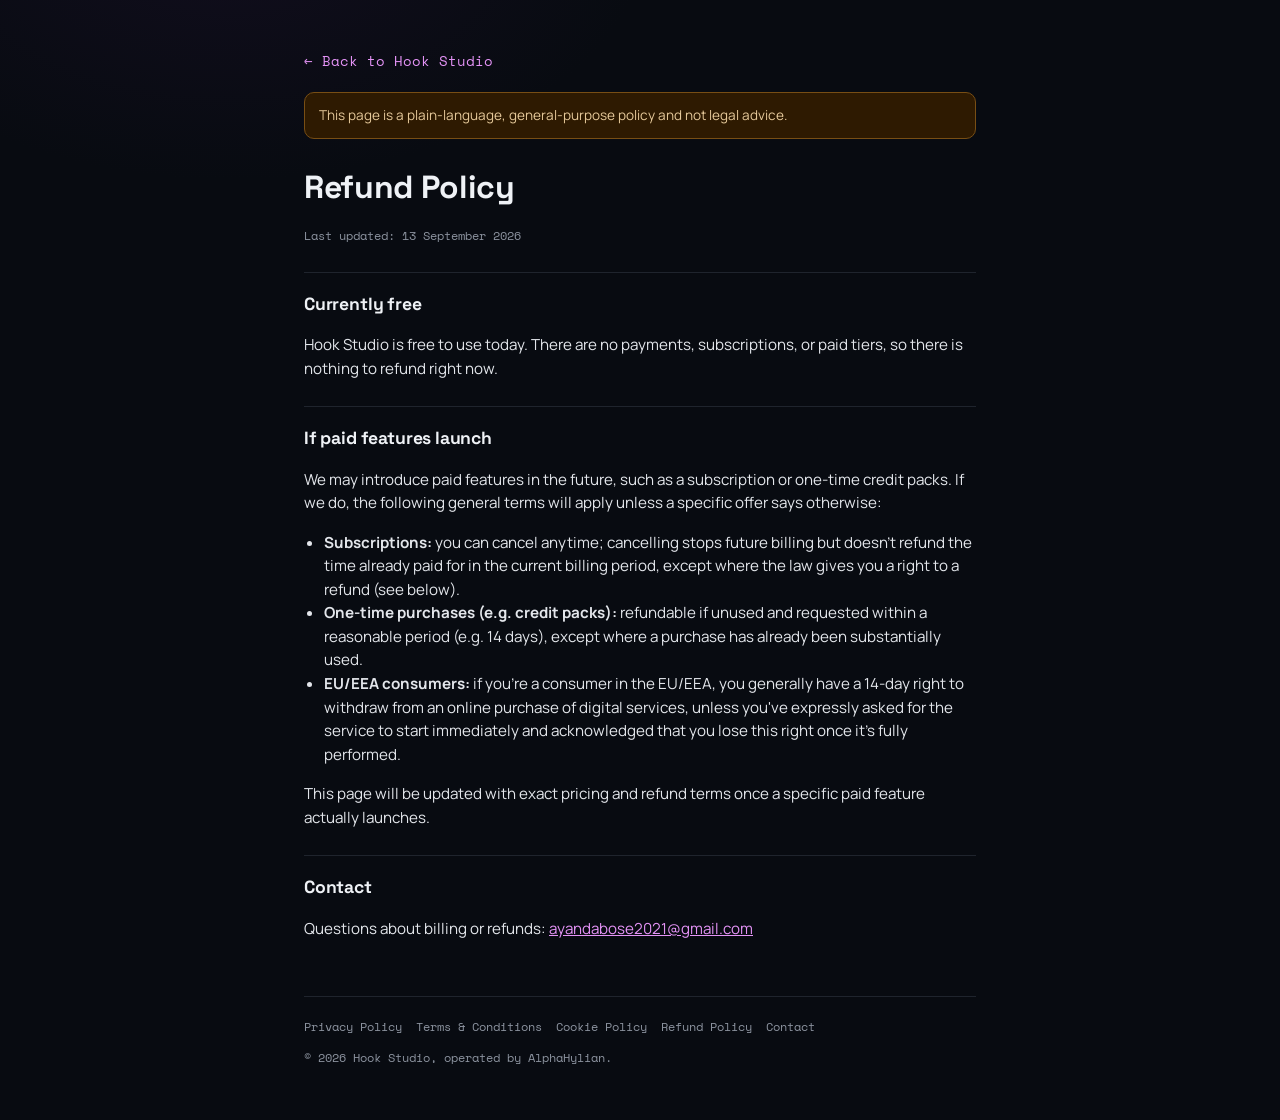
<file: public/refund.html>
<!doctype html>
<html lang="en">
<head>
  <meta charset="UTF-8" />
  <meta name="viewport" content="width=device-width, initial-scale=1.0" />
  <title>Refund Policy — Hook Studio</title>
  <link rel="stylesheet" href="https://fonts.googleapis.com/css2?family=Space+Grotesk:wght@500;600;700&family=Manrope:wght@400;500;600;700&family=Space+Mono:wght@400;700&display=swap" />
  <link rel="stylesheet" href="styles.css" />
</head>
<body>
  <div class="page">
    <main>
      <a class="back-link" href="index.html">&larr; Back to Hook Studio</a>

      <div class="legal-banner">
        This page is a plain-language, general-purpose policy and not legal advice.
      </div>

      <div class="legal-content">
        <h1>Refund Policy</h1>
        <p class="updated">Last updated: 13 September 2026</p>

        <h2>Currently free</h2>
        <p>Hook Studio is free to use today. There are no payments, subscriptions, or paid tiers, so there is nothing to refund right now.</p>

        <h2>If paid features launch</h2>
        <p>We may introduce paid features in the future, such as a subscription or one-time credit packs. If we do, the following general terms will apply unless a specific offer says otherwise:</p>
        <ul>
          <li><strong>Subscriptions:</strong> you can cancel anytime; cancelling stops future billing but doesn't refund the time already paid for in the current billing period, except where the law gives you a right to a refund (see below).</li>
          <li><strong>One-time purchases (e.g. credit packs):</strong> refundable if unused and requested within a reasonable period (e.g. 14 days), except where a purchase has already been substantially used.</li>
          <li><strong>EU/EEA consumers:</strong> if you're a consumer in the EU/EEA, you generally have a 14-day right to withdraw from an online purchase of digital services, unless you've expressly asked for the service to start immediately and acknowledged that you lose this right once it's fully performed.</li>
        </ul>
        <p>This page will be updated with exact pricing and refund terms once a specific paid feature actually launches.</p>

        <h2>Contact</h2>
        <p>Questions about billing or refunds: <a href="mailto:ayandabose2021@gmail.com">ayandabose2021@gmail.com</a></p>
      </div>
    </main>

    <footer class="site-footer">
      <nav aria-label="Legal">
        <a href="privacy.html">Privacy Policy</a>
        <a href="terms.html">Terms &amp; Conditions</a>
        <a href="cookies.html">Cookie Policy</a>
        <a href="refund.html">Refund Policy</a>
        <a href="mailto:ayandabose2021@gmail.com">Contact</a>
      </nav>
      <p>&copy; 2026 Hook Studio, operated by AlphaHylian.</p>
    </footer>
  </div>
</body>
</html>
</file>
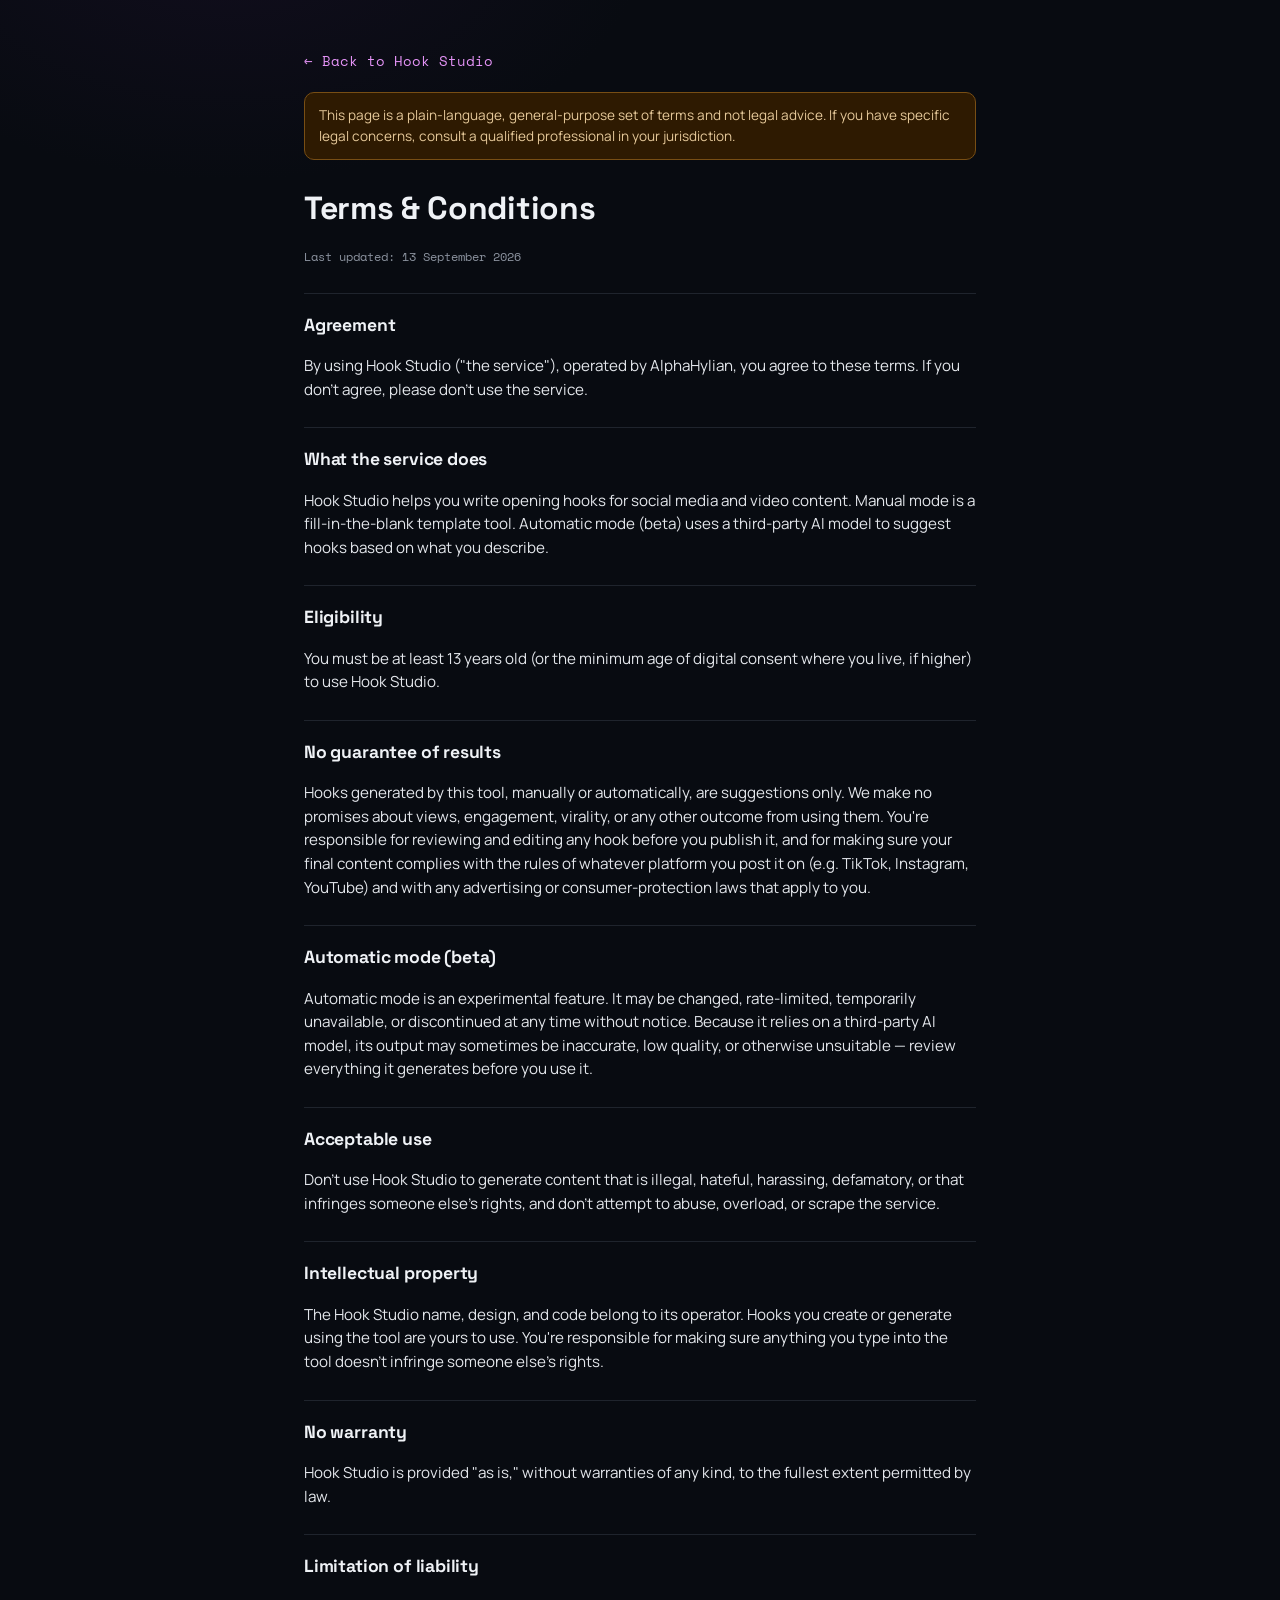
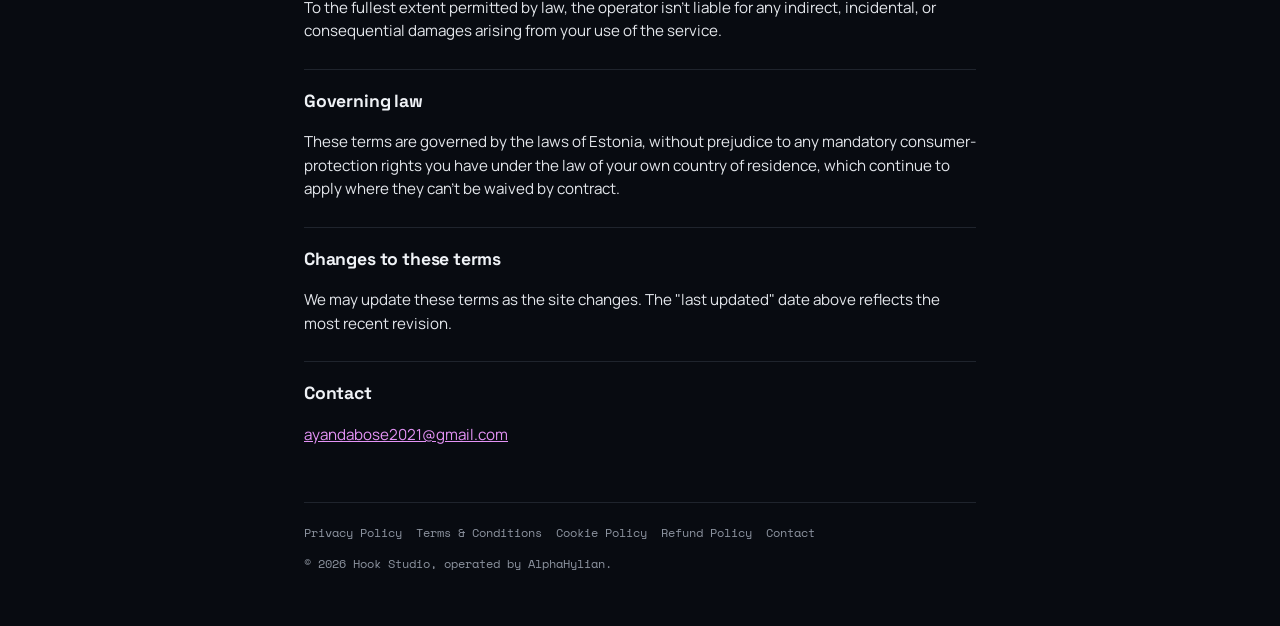
<file: public/terms.html>
<!doctype html>
<html lang="en">
<head>
  <meta charset="UTF-8" />
  <meta name="viewport" content="width=device-width, initial-scale=1.0" />
  <title>Terms &amp; Conditions — Hook Studio</title>
  <link rel="stylesheet" href="https://fonts.googleapis.com/css2?family=Space+Grotesk:wght@500;600;700&family=Manrope:wght@400;500;600;700&family=Space+Mono:wght@400;700&display=swap" />
  <link rel="stylesheet" href="styles.css" />
</head>
<body>
  <div class="page">
    <main>
      <a class="back-link" href="index.html">&larr; Back to Hook Studio</a>

      <div class="legal-banner">
        This page is a plain-language, general-purpose set of terms and not legal advice. If you have specific legal concerns, consult a qualified professional in your jurisdiction.
      </div>

      <div class="legal-content">
        <h1>Terms &amp; Conditions</h1>
        <p class="updated">Last updated: 13 September 2026</p>

        <h2>Agreement</h2>
        <p>By using Hook Studio ("the service"), operated by AlphaHylian, you agree to these terms. If you don't agree, please don't use the service.</p>

        <h2>What the service does</h2>
        <p>Hook Studio helps you write opening hooks for social media and video content. Manual mode is a fill-in-the-blank template tool. Automatic mode (beta) uses a third-party AI model to suggest hooks based on what you describe.</p>

        <h2>Eligibility</h2>
        <p>You must be at least 13 years old (or the minimum age of digital consent where you live, if higher) to use Hook Studio.</p>

        <h2>No guarantee of results</h2>
        <p>Hooks generated by this tool, manually or automatically, are suggestions only. We make no promises about views, engagement, virality, or any other outcome from using them. You're responsible for reviewing and editing any hook before you publish it, and for making sure your final content complies with the rules of whatever platform you post it on (e.g. TikTok, Instagram, YouTube) and with any advertising or consumer-protection laws that apply to you.</p>

        <h2>Automatic mode (beta)</h2>
        <p>Automatic mode is an experimental feature. It may be changed, rate-limited, temporarily unavailable, or discontinued at any time without notice. Because it relies on a third-party AI model, its output may sometimes be inaccurate, low quality, or otherwise unsuitable — review everything it generates before you use it.</p>

        <h2>Acceptable use</h2>
        <p>Don't use Hook Studio to generate content that is illegal, hateful, harassing, defamatory, or that infringes someone else's rights, and don't attempt to abuse, overload, or scrape the service.</p>

        <h2>Intellectual property</h2>
        <p>The Hook Studio name, design, and code belong to its operator. Hooks you create or generate using the tool are yours to use. You're responsible for making sure anything you type into the tool doesn't infringe someone else's rights.</p>

        <h2>No warranty</h2>
        <p>Hook Studio is provided "as is," without warranties of any kind, to the fullest extent permitted by law.</p>

        <h2>Limitation of liability</h2>
        <p>To the fullest extent permitted by law, the operator isn't liable for any indirect, incidental, or consequential damages arising from your use of the service.</p>

        <h2>Governing law</h2>
        <p>These terms are governed by the laws of Estonia, without prejudice to any mandatory consumer-protection rights you have under the law of your own country of residence, which continue to apply where they can't be waived by contract.</p>

        <h2>Changes to these terms</h2>
        <p>We may update these terms as the site changes. The "last updated" date above reflects the most recent revision.</p>

        <h2>Contact</h2>
        <p><a href="mailto:ayandabose2021@gmail.com">ayandabose2021@gmail.com</a></p>
      </div>
    </main>

    <footer class="site-footer">
      <nav aria-label="Legal">
        <a href="privacy.html">Privacy Policy</a>
        <a href="terms.html">Terms &amp; Conditions</a>
        <a href="cookies.html">Cookie Policy</a>
        <a href="refund.html">Refund Policy</a>
        <a href="mailto:ayandabose2021@gmail.com">Contact</a>
      </nav>
      <p>&copy; 2026 Hook Studio, operated by AlphaHylian.</p>
    </footer>
  </div>
</body>
</html>
</file>
<file: styles.css>
:root {
  --bg: #f5f5f7;
  --card-bg: #ffffff;
  --border: #e2e2e6;
  --text: #1c1c1f;
  --muted: #5b5b64;
  --accent: #4338ca;
  --accent-hover: #362d9e;
  --success: #1a7f37;
  --danger: #b42318;
  --shadow: 0 1px 2px rgba(20, 20, 30, 0.04), 0 8px 24px rgba(20, 20, 30, 0.06);
}

* {
  box-sizing: border-box;
}

body {
  margin: 0;
  font-family: -apple-system, BlinkMacSystemFont, "Segoe UI", Roboto, Helvetica, Arial, sans-serif;
  background: var(--bg);
  color: var(--text);
  line-height: 1.5;
}

a {
  color: var(--accent);
}

a:hover {
  color: var(--accent-hover);
}

:focus-visible {
  outline: 2px solid var(--accent);
  outline-offset: 2px;
  border-radius: 4px;
}

.page {
  max-width: 640px;
  margin: 0 auto;
  padding: 40px 20px 32px;
  min-height: 100vh;
  display: flex;
  flex-direction: column;
}

.page > main,
.page > .panel {
  flex: 1 0 auto;
}

.site-header {
  margin-bottom: 24px;
}

.site-header h1 {
  margin: 0 0 4px;
  font-size: 1.9rem;
  letter-spacing: -0.01em;
}

.tagline {
  margin: 0;
  color: var(--muted);
}

.mode-toggle {
  display: flex;
  gap: 4px;
  margin-bottom: 20px;
  border-bottom: 1px solid var(--border);
}

.mode-btn {
  appearance: none;
  border: none;
  background: none;
  padding: 10px 16px;
  font-size: 0.95rem;
  color: var(--muted);
  cursor: pointer;
  border-bottom: 2px solid transparent;
  border-radius: 6px 6px 0 0;
}

.mode-btn:hover {
  color: var(--text);
  background: rgba(0, 0, 0, 0.03);
}

.mode-btn.active {
  color: var(--accent);
  border-bottom-color: var(--accent);
  font-weight: 600;
}

.beta-tag {
  font-size: 0.7rem;
  text-transform: uppercase;
  background: var(--border);
  color: var(--muted);
  padding: 1px 6px;
  border-radius: 999px;
  margin-left: 4px;
}

.panel {
  background: var(--card-bg);
  border: 1px solid var(--border);
  border-radius: 12px;
  padding: 24px;
  box-shadow: var(--shadow);
}

.panel.hidden {
  display: none;
}

.field {
  margin-bottom: 18px;
}

.field:last-child {
  margin-bottom: 0;
}

label,
.field-label {
  display: block;
  font-weight: 600;
  font-size: 0.9rem;
  margin-bottom: 6px;
}

select,
input[type="number"],
input[type="text"],
textarea {
  width: 100%;
  padding: 10px 12px;
  border: 1px solid var(--border);
  border-radius: 8px;
  font-size: 0.95rem;
  font-family: inherit;
  background: #fff;
  color: var(--text);
  transition: border-color 0.15s ease;
}

select:hover,
input:hover,
textarea:hover {
  border-color: #c7c7cf;
}

select:focus,
input:focus,
textarea:focus {
  border-color: var(--accent);
}

textarea {
  resize: vertical;
}

.hint {
  margin: 6px 0 0;
  font-size: 0.85rem;
  color: var(--muted);
}

.preview {
  min-height: 44px;
  padding: 14px 16px;
  border: 1px dashed var(--border);
  border-radius: 8px;
  background: #fafafa;
  font-size: 1rem;
  line-height: 1.5;
  margin-bottom: 12px;
}

.btn {
  appearance: none;
  border: none;
  background: var(--accent);
  color: #fff;
  padding: 11px 18px;
  border-radius: 8px;
  font-size: 0.9rem;
  font-weight: 600;
  cursor: pointer;
  transition: background 0.15s ease;
}

.btn:hover:not(:disabled) {
  background: var(--accent-hover);
}

.btn:disabled {
  background: var(--border);
  color: var(--muted);
  cursor: not-allowed;
}

.copied-msg {
  display: inline-block;
  margin-left: 10px;
  font-size: 0.85rem;
  color: var(--success);
  opacity: 0;
  transition: opacity 0.15s ease;
}

.copied-msg.show {
  opacity: 1;
}

.beta-note {
  margin: 0 0 16px;
  font-size: 0.85rem;
  color: var(--muted);
  font-style: italic;
}

.consent-field {
  display: flex;
  align-items: flex-start;
  gap: 10px;
  margin-bottom: 18px;
}

.consent-field input[type="checkbox"] {
  width: 18px;
  height: 18px;
  margin-top: 2px;
  flex-shrink: 0;
  accent-color: var(--accent);
}

.consent-field label {
  font-weight: 400;
  font-size: 0.85rem;
  color: var(--muted);
  margin-bottom: 0;
}

.results-list {
  list-style: none;
  padding: 0;
  margin: 18px 0 0;
  display: flex;
  flex-direction: column;
  gap: 8px;
}

.results-list li {
  display: flex;
  justify-content: space-between;
  align-items: center;
  gap: 12px;
  padding: 11px 14px;
  border: 1px solid var(--border);
  border-radius: 8px;
  background: #fafafa;
  font-size: 0.95rem;
}

.results-list li button {
  flex-shrink: 0;
  appearance: none;
  border: 1px solid var(--border);
  background: #fff;
  color: var(--text);
  padding: 6px 12px;
  border-radius: 6px;
  font-size: 0.8rem;
  cursor: pointer;
}

.results-list li button:hover {
  background: var(--border);
}

.error-text {
  color: var(--danger);
}

/* Footer (shown on every page) */
.site-footer {
  margin-top: 40px;
  padding-top: 20px;
  border-top: 1px solid var(--border);
  font-size: 0.8rem;
  color: var(--muted);
}

.site-footer nav {
  display: flex;
  flex-wrap: wrap;
  gap: 4px 14px;
  margin-bottom: 8px;
}

.site-footer nav a {
  color: var(--muted);
  text-decoration: none;
}

.site-footer nav a:hover {
  color: var(--accent);
  text-decoration: underline;
}

/* Legal / static content pages */
.legal-banner {
  background: #fff7ed;
  border: 1px solid #fdba74;
  color: #7c2d12;
  border-radius: 8px;
  padding: 12px 14px;
  font-size: 0.85rem;
  margin-bottom: 24px;
}

.legal-content h2 {
  font-size: 1.15rem;
  margin: 28px 0 8px;
}

.legal-content h2:first-child {
  margin-top: 0;
}

.legal-content p,
.legal-content li {
  font-size: 0.95rem;
  color: var(--text);
}

.legal-content ul {
  padding-left: 20px;
}

.legal-content .updated {
  font-size: 0.8rem;
  color: var(--muted);
  margin-top: -8px;
}

.back-link {
  display: inline-block;
  margin-bottom: 20px;
  font-size: 0.9rem;
  text-decoration: none;
}

@media (max-width: 420px) {
  .site-header h1 {
    font-size: 1.6rem;
  }

  .panel {
    padding: 18px;
  }
}
</file>
<file: public/styles.css>
:root {
  --bg: oklch(0.15 0.014 260);
  --bg-glow: oklch(0.20 0.05 300);
  --card: oklch(0.19 0.016 262);
  --card-2: oklch(0.16 0.016 262);
  --border: oklch(0.50 0.02 262);
  --hairline: oklch(0.26 0.018 262);
  --text: oklch(0.96 0.006 260);
  --muted: oklch(0.66 0.02 262);
  --accent: oklch(0.72 0.19 300);
  --accent-2: oklch(0.78 0.16 320);
  --accent-text: oklch(0.16 0.03 300);
  --success: oklch(0.78 0.15 155);
  --danger: oklch(0.70 0.19 25);
  --amber-bg: oklch(0.24 0.05 70);
  --amber-border: oklch(0.46 0.09 70);
  --amber-text: oklch(0.85 0.07 80);
  --shadow: 0 30px 60px -30px color-mix(in oklch, var(--accent) 30%, black), 0 1px 0 rgba(255, 255, 255, 0.03) inset;
}

* {
  box-sizing: border-box;
}

body {
  margin: 0;
  background:
    radial-gradient(700px 420px at 18% -8%, color-mix(in oklch, var(--bg-glow) 50%, transparent), transparent 60%),
    var(--bg);
  background-attachment: fixed;
  color: var(--text);
  font-family: "Manrope", system-ui, sans-serif;
  line-height: 1.55;
}

h1, h2, .display {
  font-family: "Space Grotesk", system-ui, sans-serif;
  letter-spacing: -0.01em;
}

a {
  color: var(--accent-2);
}

a:hover {
  color: var(--accent);
}

:focus-visible {
  outline: 2px solid var(--accent);
  outline-offset: 2px;
  border-radius: 4px;
}

.page {
  max-width: 720px;
  margin: 0 auto;
  padding: 48px 24px 40px;
  min-height: 100vh;
  display: flex;
  flex-direction: column;
}

.page > main,
.page > .panel {
  flex: 1 0 auto;
}

.site-header {
  margin-bottom: 24px;
}

.eyebrow {
  display: inline-flex;
  align-items: center;
  gap: 8px;
  font-family: "Space Mono", ui-monospace, monospace;
  font-size: 11px;
  letter-spacing: 0.08em;
  text-transform: uppercase;
  color: var(--muted);
  margin-bottom: 14px;
}

.eyebrow .dot {
  width: 6px;
  height: 6px;
  border-radius: 50%;
  background: var(--accent);
  box-shadow: 0 0 10px 2px color-mix(in oklch, var(--accent) 65%, transparent);
}

.site-header h1 {
  margin: 0 0 6px;
  font-size: 2rem;
  font-weight: 700;
}

.tagline {
  margin: 0;
  color: var(--muted);
  font-size: 0.98rem;
}

.mode-toggle {
  display: inline-flex;
  padding: 4px;
  gap: 2px;
  background: var(--card-2);
  border: 1px solid var(--border);
  border-radius: 999px;
  margin-bottom: 24px;
}

.mode-btn {
  appearance: none;
  border: none;
  background: transparent;
  cursor: pointer;
  padding: 9px 18px;
  border-radius: 999px;
  font-family: "Space Grotesk", sans-serif;
  font-weight: 600;
  font-size: 0.88rem;
  color: var(--muted);
  display: inline-flex;
  align-items: center;
  gap: 7px;
}

.mode-btn:hover {
  color: var(--text);
}

.mode-btn.active {
  background: linear-gradient(135deg, var(--accent), var(--accent-2));
  color: var(--accent-text);
}

.beta-tag {
  font-family: "Space Mono", monospace;
  font-size: 9.5px;
  letter-spacing: 0.05em;
  text-transform: uppercase;
  padding: 2px 6px;
  border-radius: 999px;
  border: 1px solid color-mix(in oklch, var(--accent) 55%, var(--border));
  color: var(--accent-2);
}

.mode-btn.active .beta-tag {
  border-color: color-mix(in oklch, var(--accent-text) 40%, transparent);
  color: var(--accent-text);
}

.panel {
  background: var(--card);
  border: 1px solid var(--border);
  border-radius: 16px;
  padding: 28px;
  box-shadow: var(--shadow);
}

.panel.hidden {
  display: none;
}

.field {
  margin-bottom: 18px;
}

.field:last-child {
  margin-bottom: 0;
}

label,
.field-label {
  display: block;
  font-weight: 600;
  font-size: 0.88rem;
  margin-bottom: 8px;
  color: var(--text);
}

.output-label {
  font-family: "Space Mono", monospace;
  font-size: 10.5px;
  letter-spacing: 0.08em;
  text-transform: uppercase;
  color: var(--muted);
  margin-bottom: 8px;
  display: flex;
  align-items: center;
  gap: 8px;
}

.output-label::after {
  content: "";
  flex: 1;
  height: 1px;
  background: var(--hairline);
}

select,
input[type="number"],
input[type="text"],
textarea {
  width: 100%;
  padding: 10px 12px;
  border-radius: 10px;
  border: 1px solid var(--border);
  font-size: 0.95rem;
  font-family: "Manrope", sans-serif;
  background: var(--card-2);
  color: var(--text);
  transition: border-color 0.15s ease;
}

select:hover,
input:hover,
textarea:hover {
  border-color: var(--accent-2);
}

select:focus,
input:focus,
textarea:focus {
  border-color: var(--accent);
}

textarea {
  resize: vertical;
}

::placeholder {
  color: color-mix(in oklch, var(--muted) 75%, transparent);
}

.hint {
  margin: 8px 0 0;
  font-size: 0.85rem;
  color: var(--muted);
}

.preview {
  min-height: 44px;
  padding: 16px 18px;
  border: 1px solid var(--hairline);
  border-radius: 10px;
  background: var(--card-2);
  font-family: "Space Mono", monospace;
  font-size: 0.97rem;
  line-height: 1.6;
  margin-bottom: 12px;
  color: var(--text);
}

.btn {
  appearance: none;
  border: none;
  background: linear-gradient(135deg, var(--accent), var(--accent-2));
  color: var(--accent-text);
  padding: 11px 20px;
  border-radius: 10px;
  font-family: "Space Grotesk", sans-serif;
  font-size: 0.9rem;
  font-weight: 600;
  cursor: pointer;
  display: inline-flex;
  align-items: center;
  gap: 8px;
  box-shadow: 0 10px 24px -10px color-mix(in oklch, var(--accent) 60%, transparent);
  transition: filter 0.15s ease;
}

.btn:hover:not(:disabled) {
  filter: brightness(1.08);
}

.btn:disabled {
  background: var(--card-2);
  border: 1px solid var(--hairline);
  color: var(--muted);
  box-shadow: none;
  cursor: not-allowed;
}

.copied-msg {
  display: inline-block;
  margin-left: 10px;
  font-family: "Space Mono", monospace;
  font-size: 0.8rem;
  color: var(--success);
  opacity: 0;
  transition: opacity 0.15s ease;
}

.copied-msg.show {
  opacity: 1;
}

.beta-note {
  margin: 0 0 18px;
  font-family: "Space Mono", monospace;
  font-size: 0.78rem;
  color: var(--muted);
  padding: 9px 12px;
  border: 1px dashed var(--hairline);
  border-radius: 10px;
}

.consent-field {
  display: flex;
  align-items: flex-start;
  gap: 10px;
  margin-bottom: 18px;
}

.consent-field input[type="checkbox"] {
  width: 18px;
  height: 18px;
  margin-top: 2px;
  flex-shrink: 0;
  accent-color: var(--accent);
}

.consent-field label {
  font-weight: 400;
  font-size: 0.85rem;
  color: var(--muted);
  margin-bottom: 0;
}

.results-list {
  list-style: none;
  padding: 0;
  margin: 18px 0 0;
  display: flex;
  flex-direction: column;
  gap: 8px;
}

.results-list li {
  display: flex;
  justify-content: space-between;
  align-items: center;
  gap: 12px;
  padding: 12px 14px;
  border: 1px solid var(--hairline);
  border-radius: 10px;
  background: var(--card-2);
  font-family: "Space Mono", monospace;
  font-size: 0.9rem;
}

.results-list li button {
  flex-shrink: 0;
  appearance: none;
  border: 1px solid var(--border);
  background: transparent;
  color: var(--muted);
  padding: 6px 10px;
  border-radius: 8px;
  font-size: 0.8rem;
  cursor: pointer;
  display: inline-flex;
  align-items: center;
  gap: 6px;
}

.results-list li button:hover {
  color: var(--text);
  border-color: var(--accent);
}

.error-text {
  color: var(--danger);
}

/* Footer (shown on every page) */
.site-footer {
  margin-top: 40px;
  padding-top: 20px;
  border-top: 1px solid var(--hairline);
  font-family: "Space Mono", monospace;
  font-size: 0.78rem;
  color: var(--muted);
}

.site-footer nav {
  display: flex;
  flex-wrap: wrap;
  gap: 4px 14px;
  margin-bottom: 8px;
}

.site-footer nav a {
  color: var(--muted);
  text-decoration: none;
}

.site-footer nav a:hover {
  color: var(--accent-2);
}

/* Legal / static content pages */
.legal-banner {
  background: var(--amber-bg);
  border: 1px solid var(--amber-border);
  color: var(--amber-text);
  border-radius: 10px;
  padding: 12px 14px;
  font-size: 0.85rem;
  margin-bottom: 24px;
}

.legal-content h2 {
  font-size: 1.1rem;
  margin: 26px 0 8px;
  padding-top: 18px;
  border-top: 1px solid var(--hairline);
}

.legal-content h2:first-child {
  margin-top: 0;
  padding-top: 0;
  border-top: none;
}

.legal-content p,
.legal-content li {
  font-size: 0.95rem;
  color: color-mix(in oklch, var(--text) 88%, var(--muted));
}

.legal-content ul {
  padding-left: 20px;
}

.legal-content .updated {
  font-family: "Space Mono", monospace;
  font-size: 0.78rem;
  color: var(--muted);
  margin-top: -8px;
}

.back-link {
  display: inline-block;
  margin-bottom: 20px;
  font-family: "Space Mono", monospace;
  font-size: 0.85rem;
  text-decoration: none;
}

@media (max-width: 420px) {
  .site-header h1 {
    font-size: 1.65rem;
  }

  .panel {
    padding: 20px;
  }
}
</file>
